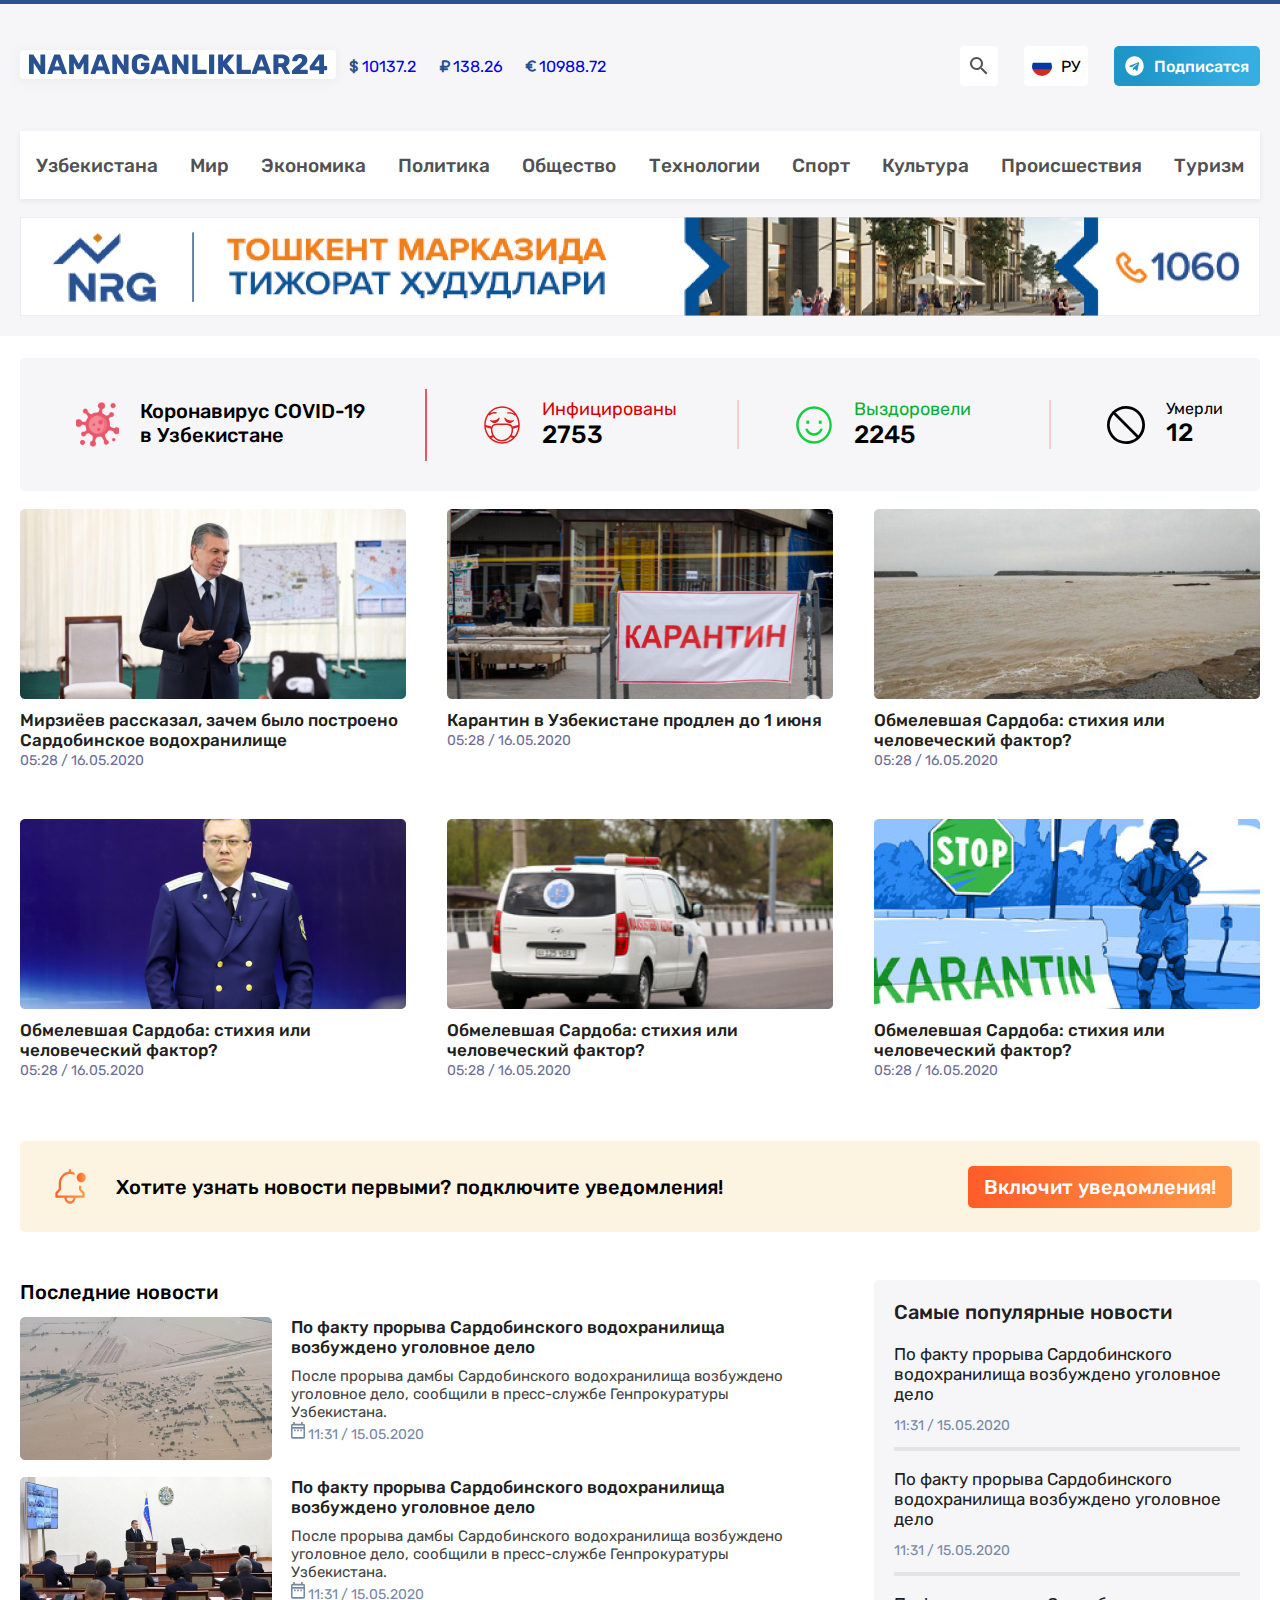
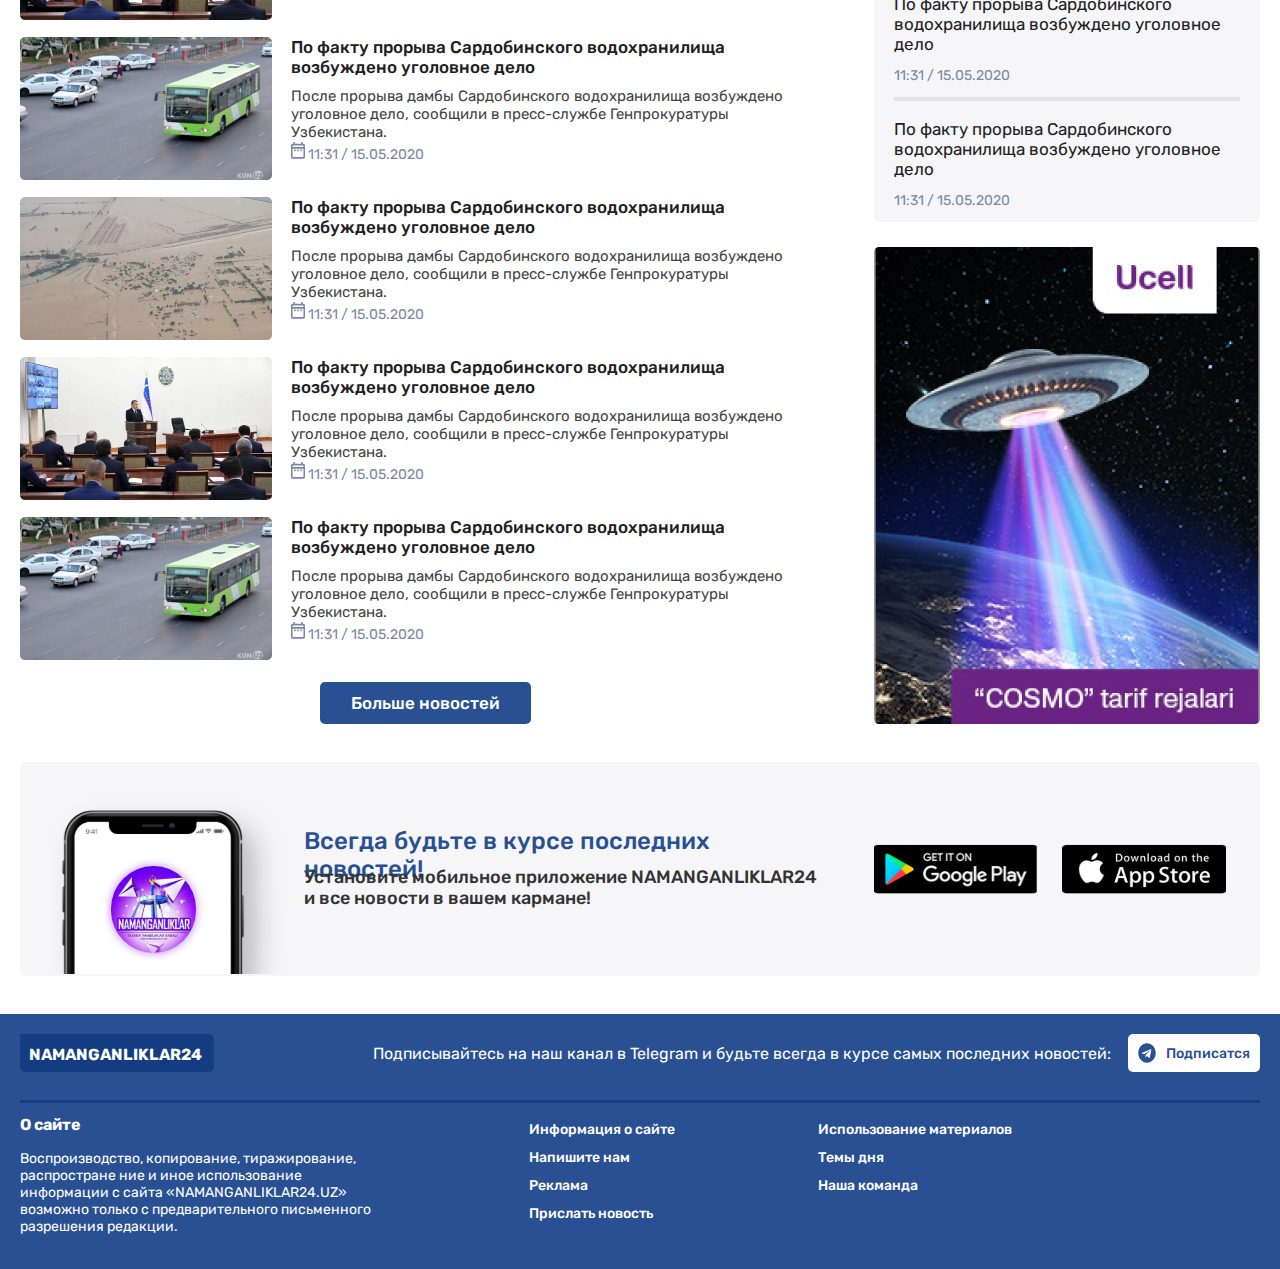
<file: index.html>
<!DOCTYPE html>
<html lang="ru">
  <head>
    <meta charset="UTF-8" />
    <meta http-equiv="X-UA-Compatible" content="IE=edge" />
    <meta name="viewport" content="width=device-width, initial-scale=1.0" />
    <!-- font -->
    <link rel="preconnect" href="https://fonts.googleapis.com" />
    <link rel="preconnect" href="https://fonts.gstatic.com" crossorigin />
    <link
      href="https://fonts.googleapis.com/css2?family=Rubik:wght@400;500;600;700;800&display=swap"
      rel="stylesheet"
    />
    <!-- icons -->
    <link
      href="https://unpkg.com/boxicons@2.1.2/css/boxicons.min.css"
      rel="stylesheet"
    />
    <!-- style -->
    <link rel="stylesheet" href="styles/style.css" />
    <title>NAMANGANLIKLAR24</title>
  </head>

  <body>
    <div class="line"></div>
    <header>
      <div class="site-logo-wrapper">
        <div class="container">
          <div class="head">
            <!-- head left start logo - course-of-currency -->
            <div class="head-left">
              <div class="logo">
                <a href="./index.html"><img
                  src="./images/NAMANGANLIKLAR24@2x-1.svg"
                  alt="site-logo"
                  class="logo-img"
                /></a>
              </div>
              <div class="course-of-currency">
                <a href="#" class="dollar">
                  <i
                    class="bx bx-dollar"
                    style="color: #295091; font-weight: 700"
                  ></i>
                  <p>10137.2</p>
                </a>

                <a href="#" class="ruble">
                  <i
                    class="bx bx-ruble"
                    style="color: #295091; font-weight: 700"
                  ></i>
                  <p>138.26</p>
                </a>

                <a href="#" class="euro">
                  <i
                    class="bx bx-euro"
                    style="color: #295091; font-weight: 700"
                  ></i>
                  <p>10988.72</p>
                </a>
              </div>
            </div>
            <!-- head left end -->
            <!-- head right start ru-search-follow -->
            <div class="head-right">
              <div class="search">
                <img
                  src="./images/search.svg"
                  alt="search-here"
                  class="search-img"
                />
              </div>

              <div class="choose-lang">
                <img
                  src="./images/lang-ru.svg"
                  alt="lang-ru"
                  class="lang-img"
                />
                <p>РУ</p>
              </div>

              <button class="telegram-btn">
                <img
                  src="./images/telegram.svg"
                  alt="follow-telegram"
                  class="telegram-icon"
                />
                Подписатся
              </button>
            </div>
          </div>
          <!-- head right end -->
        </div>
      </div>

      <!-- Nav Menu start -->
      <div class="container">
        <div class="nav">
          <ul class="nav-ul">
            <li class="nav-ul-li">
              <a href="#" class="nav-link">Узбекистана</a>
            </li>
            <li class="nav-ul-li"><a href="#" class="nav-link">Мир</a></li>
            <li class="nav-ul-li">
              <a href="#" class="nav-link">Экономика</a>
            </li>
            <li class="nav-ul-li"><a href="./Политика.html" class="nav-link">Политика</a></li>
            <li class="nav-ul-li"><a href="./Общество.html" class="nav-link">Общество</a></li>
            <li class="nav-ul-li">
              <a href="#" class="nav-link">Технологии</a>
            </li>
            <li class="nav-ul-li"><a href="#" class="nav-link">Спорт</a></li>
            <li class="nav-ul-li">
              <a href="#" class="nav-link">Культура </a>
            </li>
            <li class="nav-ul-li">
              <a href="#" class="nav-link">Происшествия</a>
            </li>
            <li class="nav-ul-li"><a href="#" class="nav-link">Туризм</a></li>
          </ul>
        </div>
      </div>
      <!-- Nav Menu end -->
      <!-- Banner -->
      <div class="banner">
        <div class="container">
          <img src="./images/banner.jpg" alt="banner" class="banner-img" />
        </div>
      </div>
    </header>
    <!-- Header end -->

    <main>
      <div class="covid-info">
        <div class="container">
          <div class="status-wrapper">
            <!-- info-1 -->
            <div class="status-1">
              <img src="./images/status-1-img.svg" alt="" />
              <span class="info-1-desc"
                >Коронавирус COVID-19 в Узбекистане</span
              >
            </div>

            <!-- info-2 -->
            <div class="ver-line-1"></div>
            <div class="status-2">
              <img src="./images/status-2-image.svg" alt="" />
              <div class="info-desc">
                <span class="info-text-1">Инфицированы</span>
                <span class="info-number">2753</span>
              </div>
            </div>

            <!-- info-3 -->
            <div class="ver-line-2"></div>
            <div class="status-2">
              <img src="./images/status-3-img.svg" alt="" />
              <div class="info-desc">
                <span class="info-text-2">Выздоровели</span>
                <span class="info-number">2245</span>
              </div>
            </div>

            <!-- info-4 -->
            <div class="ver-line-2"></div>
            <div class="status-2">
              <img src="./images/status-4-img.svg" alt="" />
              <div class="info-desc-other">
                <span class="info-text">Умерли</span>
                <span class="info-number">12</span>
              </div>
            </div>
          </div>
        </div>
      </div>
      <!-- Covid-19 status info end -->

      <!-- Main-Hero start -->
      <section class="hero">
        <div class="container">
          <!-- wrapper 6 news start -->
          <div class="wrapper-6-items">
            <!-- news-1 -->
            <a class="hero-news" href="#">
              <div class="hero-news-img">
                <img src="./images/hero-news-6/hero-news-1.jpg" alt="" />
              </div>
              <div class="hero-news-desc">
                <p>
                  Мирзиёев рассказал, зачем было построено Сардобинское
                  водохранилище
                </p>
                <small class="news-date"> 05:28 / 16.05.2020</small>
              </div>
            </a>

            <!-- new-2 -->
            <a class="hero-news" href="#">
              <div class="hero-news-img">
                <img src="./images/hero-news-6/hero-news-2.jpg" alt="" />
              </div>
              <div class="hero-news-desc">
                <p>Карантин в Узбекистане продлен до 1 июня</p>
                <small class="news-date"> 05:28 / 16.05.2020</small>
              </div>
            </a>

            <!-- new-3 -->
            <a class="hero-news" href="#">
              <div class="hero-news-img">
                <img src="./images/hero-news-6/hero-news-3.jpg" alt="" />
              </div>
              <div class="hero-news-desc">
                <p>Обмелевшая Сардоба: стихия или человеческий фактор?</p>
                <small class="news-date"> 05:28 / 16.05.2020</small>
              </div>
            </a>

            <!-- new-4 -->
            <a class="hero-news" href="#">
              <div class="hero-news-img">
                <img src="./images/hero-news-6/hero-news-4.jpg" alt="" />
              </div>
              <div class="hero-news-desc">
                <p>Обмелевшая Сардоба: стихия или человеческий фактор?</p>
                <small class="news-date"> 05:28 / 16.05.2020</small>
              </div>
            </a>

            <!-- new-5 -->
            <a class="hero-news" href="#">
              <div class="hero-news-img">
                <img src="./images/hero-news-6/hero-news-5.jpg" alt="" />
              </div>
              <div class="hero-news-desc">
                <p>Обмелевшая Сардоба: стихия или человеческий фактор?</p>
                <small class="news-date"> 05:28 / 16.05.2020</small>
              </div>
            </a>

            <!-- new-6 -->
            <a class="hero-news" href="#">
              <div class="hero-news-img">
                <img src="./images/hero-news-6/hero-news-6.jpg" alt="" />
              </div>
              <div class="hero-news-desc">
                <p>Обмелевшая Сардоба: стихия или человеческий фактор?</p>
                <small class="news-date"> 05:28 / 16.05.2020</small>
              </div>
            </a>
          </div>
        </div>
      </section>
      <!-- hero section end -->

      <!-- Push notification start -->
      <div class="container">
        <div class="push-notification">
          <div class="notif-left-side">
            <img src="./images/notification-icon.svg" alt="" />
            <p>Хотите узнать новости первыми? подключите уведомления!</p>
          </div>
          <button>Включит уведомления!</button>
        </div>
      </div>
      <!-- Push notification end -->
      <!-- NEWS CENTER start-->
      <div class="container">
        <div class="center-wrapper">
          <!-- center-left start -->
          <div class="center-left">
            <h2 class="last-news-title">Последние новости</h2>
            <!-- center-news-1 -->
            <div class="last-news">
              <div class="last-news-img">
                <img src="./images/center-news-6/center-news-1.png" alt="" />
              </div>
              <div class="last-news-desc">
                <h3>
                  По факту прорыва Сардобинского водохранилища возбуждено
                  уголовное дело
                </h3>
                <p>
                  После прорыва дамбы Сардобинского водохранилища возбуждено
                  уголовное дело, сообщили в пресс-службе Генпрокуратуры
                  Узбекистана.
                </p>
                <span>
                  <img
                    src="./images/center-news-6/center-date-icon.svg"
                    alt=""
                  />
                  11:31 / 15.05.2020
                </span>
              </div>
            </div>

            <!-- center-news-2 -->
            <div class="last-news">
              <div class="last-news-img">
                <img src="./images/center-news-6/center-news-2.png" alt="" />
              </div>
              <div class="last-news-desc">
                <h3>
                  По факту прорыва Сардобинского водохранилища возбуждено
                  уголовное дело
                </h3>
                <p>
                  После прорыва дамбы Сардобинского водохранилища возбуждено
                  уголовное дело, сообщили в пресс-службе Генпрокуратуры
                  Узбекистана.
                </p>
                <span>
                  <img
                    src="./images/center-news-6/center-date-icon.svg"
                    alt=""
                  />
                  11:31 / 15.05.2020
                </span>
              </div>
            </div>

            <!-- center-news-3 -->
            <div class="last-news">
              <div class="last-news-img">
                <img src="./images/center-news-6/center-news-3.png" alt="" />
              </div>
              <div class="last-news-desc">
                <h3>
                  По факту прорыва Сардобинского водохранилища возбуждено
                  уголовное дело
                </h3>
                <p>
                  После прорыва дамбы Сардобинского водохранилища возбуждено
                  уголовное дело, сообщили в пресс-службе Генпрокуратуры
                  Узбекистана.
                </p>
                <span>
                  <img
                    src="./images/center-news-6/center-date-icon.svg"
                    alt=""
                  />
                  11:31 / 15.05.2020
                </span>
              </div>
            </div>

            <!-- center-news-1 -->
            <div class="last-news">
              <div class="last-news-img">
                <img src="./images/center-news-6/center-news-1.png" alt="" />
              </div>
              <div class="last-news-desc">
                <h3>
                  По факту прорыва Сардобинского водохранилища возбуждено
                  уголовное дело
                </h3>
                <p>
                  После прорыва дамбы Сардобинского водохранилища возбуждено
                  уголовное дело, сообщили в пресс-службе Генпрокуратуры
                  Узбекистана.
                </p>
                <span>
                  <img
                    src="./images/center-news-6/center-date-icon.svg"
                    alt=""
                  />
                  11:31 / 15.05.2020
                </span>
              </div>
            </div>

            <!-- center-news-2 -->
            <div class="last-news">
              <div class="last-news-img">
                <img src="./images/center-news-6/center-news-2.png" alt="" />
              </div>
              <div class="last-news-desc">
                <h3>
                  По факту прорыва Сардобинского водохранилища возбуждено
                  уголовное дело
                </h3>
                <p>
                  После прорыва дамбы Сардобинского водохранилища возбуждено
                  уголовное дело, сообщили в пресс-службе Генпрокуратуры
                  Узбекистана.
                </p>
                <span>
                  <img
                    src="./images/center-news-6/center-date-icon.svg"
                    alt=""
                  />
                  11:31 / 15.05.2020
                </span>
              </div>
            </div>

            <!-- center-news-3 -->
            <div class="last-news">
              <div class="last-news-img">
                <img src="./images/center-news-6/center-news-3.png" alt="" />
              </div>
              <div class="last-news-desc">
                <h3>
                  По факту прорыва Сардобинского водохранилища возбуждено
                  уголовное дело
                </h3>
                <p>
                  После прорыва дамбы Сардобинского водохранилища возбуждено
                  уголовное дело, сообщили в пресс-службе Генпрокуратуры
                  Узбекистана.
                </p>
                <span>
                  <img
                    src="./images/center-news-6/center-date-icon.svg"
                    alt=""
                  />
                  11:31 / 15.05.2020
                </span>
              </div>
            </div>

            <!-- button Больше новостей -->
            <div class="for-more-button">
              <button class="more-info">Больше новостей</button>
            </div>
          </div>
          <!-- center left end -->

          <!-- center-right start -->
          <div class="center-right">
            <div class="center-right-news">
              <h3>Cамые популярные новости</h3>

              <!-- aside-news-1 -->
              <div class="aside-news">
                <p>
                  По факту прорыва Сардобинского водохранилища возбуждено
                  уголовное дело
                </p>
                <span class="aside-news-date"> 11:31 / 15.05.2020 </span>
              </div>

              <!-- Aside news between horizantal row line -->
              <div class="aside-news-hr"></div>

              <!-- aside-news-2 -->
              <div class="aside-news">
                <p>
                  По факту прорыва Сардобинского водохранилища возбуждено
                  уголовное дело
                </p>
                <span class="aside-news-date"> 11:31 / 15.05.2020 </span>
              </div>

              <!-- Aside news between horizantal row line -->
              <div class="aside-news-hr"></div>

              <!-- aside-news-3 -->
              <div class="aside-news">
                <p>
                  По факту прорыва Сардобинского водохранилища возбуждено
                  уголовное дело
                </p>
                <span class="aside-news-date"> 11:31 / 15.05.2020 </span>
              </div>

              <!-- Aside news between horizantal row line -->
              <div class="aside-news-hr"></div>

              <!-- aside-news-4 -->
              <div class="aside-news">
                <p>
                  По факту прорыва Сардобинского водохранилища возбуждено
                  уголовное дело
                </p>
                <span class="aside-news-date"> 11:31 / 15.05.2020 </span>
              </div>
            </div>
            <!-- Ucell adware -->
            <a class="ucell-ad">
              <div class="add-wrapper">
                <img src="./images/ucell-adware.png" alt="" />
              </div>
            </a>
          </div>
        </div>
      </div>
      <!-- NEWS CENTER end-->

      <!-- Ucell Banner adware -->
      <div class="container">
        <div class="ucell-banner-adware">
          <div class="ad-banner-ucell-img">
            <img
              src="./images/banner-ucell-adware.svg"
              alt="ucell-adware-banner"
              class="banner-awd-ucell-img"
            />
          </div>
          <div class="ad-banner-ucell-desc">
            <h3>Всегда будьте в курсе последних новостей!</h3>
            <p>
              Установите мобильное приложение NAMANGANLIKLAR24 и все новости в
              вашем кармане!
            </p>
          </div>

          <!-- Play&App Store link button -->
          <div class="ad-banner-ucell-btn">
            <img src="./images/googleplay-ad.svg" alt="" />
            <img src="./images/appstore-ad.svg" alt="" />
          </div>
        </div>
      </div>
    </main>
    <!-- Main end -->
    <!-- Footer start -->
    <footer>
      <div class="container">
        <div class="top-footer">
          <div class="footer-logo">
            <h1 class="footer-logo-text">NAMANGANLIKLAR24</h1>
          </div>

          <div class="footer-tg-follow">
            <p>
              Подписывайтесь на наш канал в Telegram и будьте всегда в курсе
              самых последних новостей:
            </p>
            <button class="footer-telegram-btn">
              <img
                src="./images/footer-tg-icon.svg"
                alt="follow-telegram"
                class="footer-telegram-icon"
              />
              Подписатся
            </button>
          </div>
        </div>
        <!-- top of footer end -->
        <div class="footer-hr"></div>

        <!-- bottom of footer start -->
        <div class="bottom-footer">
          <div class="about-site">
            <h4>О сайте</h4>
            <p>
              Воспроизводство, копирование, тиражирование, распростране ние и
              иное использование информации с сайта «NAMANGANLIKLAR24.UZ»
              возможно только с предварительного письменного разрешения
              редакции.
            </p>
          </div>

          <div class="footer-ul-wrap">
            <ul>
              <li class="footer-ul-li">
                <a href="#" class="footer-link">Информация о сайте </a>
              </li>
              <li class="footer-ul-li">
                <a href="./contact.html" class="footer-link">Напишите нам </a>
              </li>
              <li class="footer-ul-li">
                <a href="#" class="footer-link">Реклама </a>
              </li>
              <li class="footer-ul-li">
                <a href="#" class="footer-link">Прислать новость</a>
              </li>
            </ul>
          </div>

          <div class="footer-ul-wrap">
            <ul>
              <li class="footer-ul-li">
                <a href="#" class="footer-link">Использование материалов </a>
              </li>
              <li class="footer-ul-li">
                <a href="#" class="footer-link">Темы дня </a>
              </li>
              <li class="footer-ul-li">
                <a href="#" class="footer-link">Наша команда</a>
              </li>
            </ul>
          </div>
        </div>
      </div>
    </footer>
  </body>
</html>
</file>
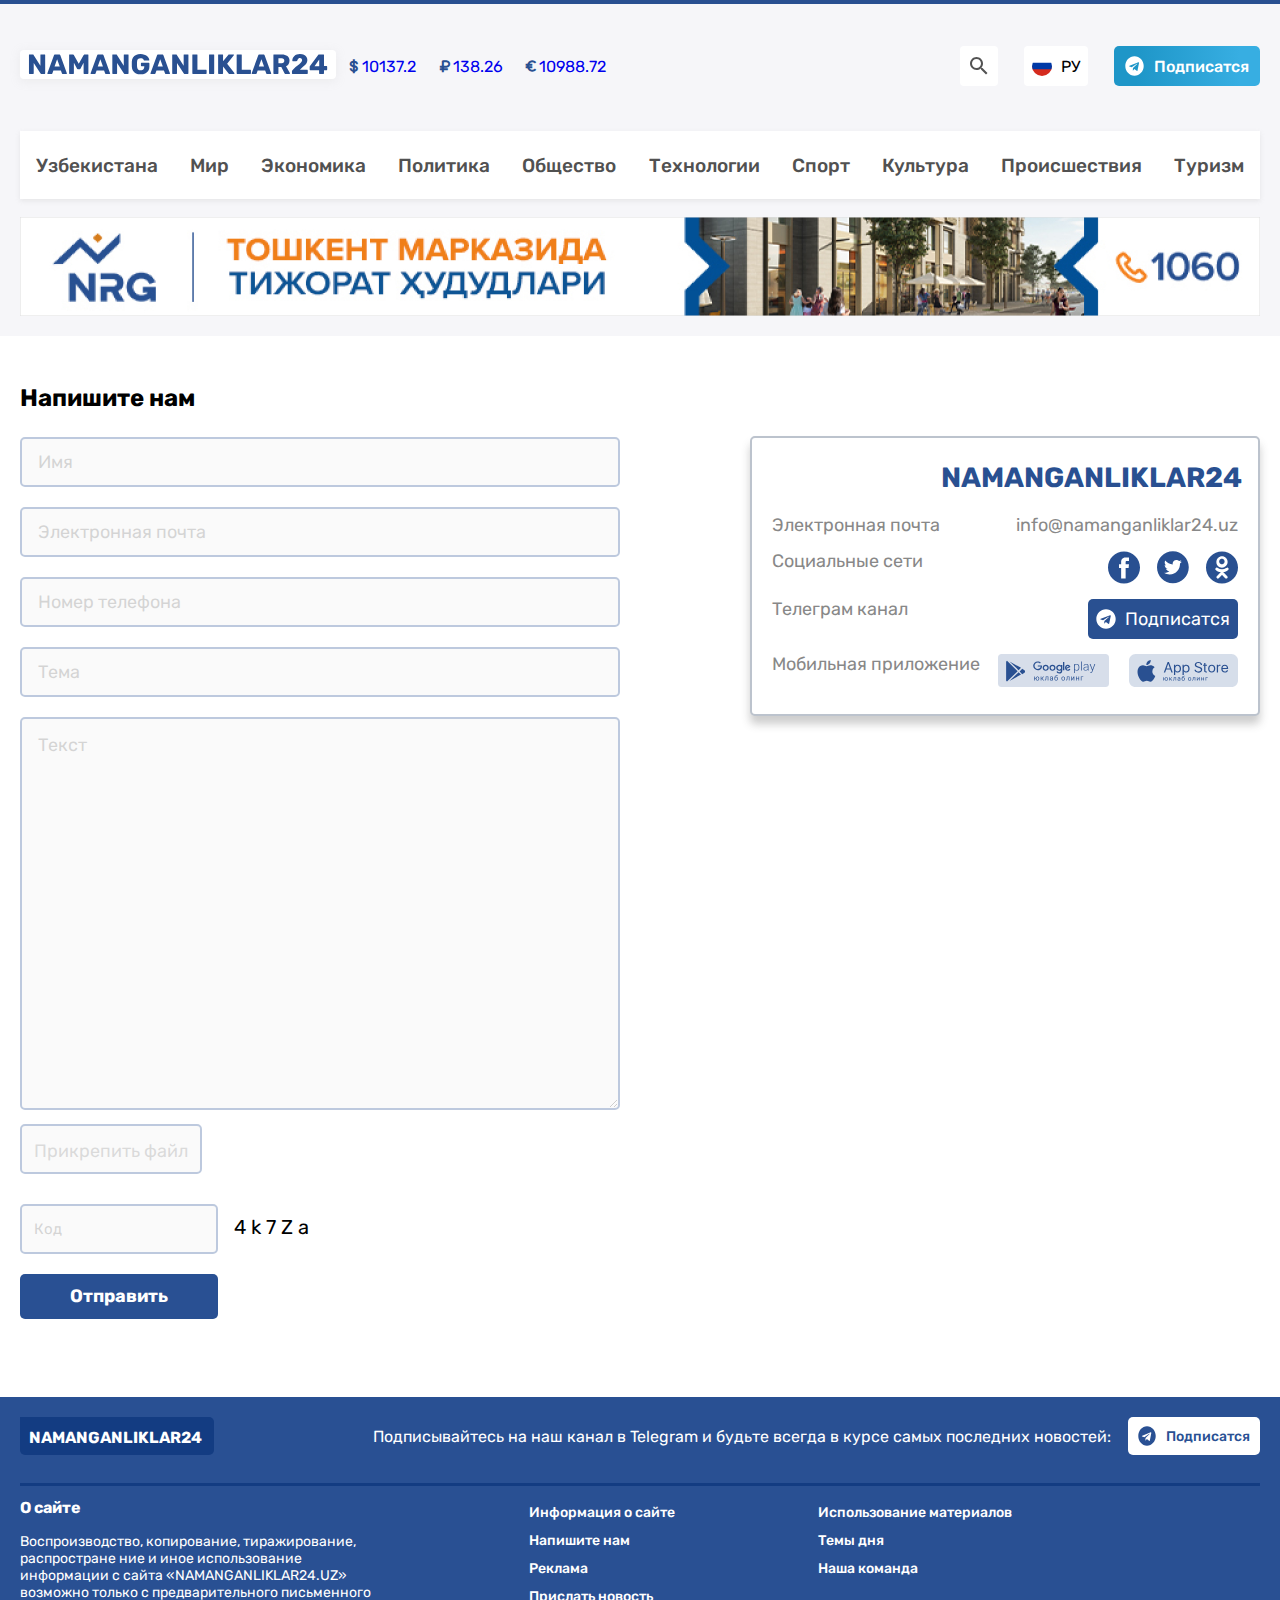
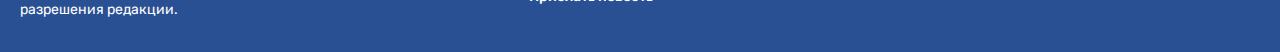
<file: contact.html>
<!DOCTYPE html>
<html lang="ru">

<head>
  <meta charset="UTF-8" />
  <meta http-equiv="X-UA-Compatible" content="IE=edge" />
  <meta name="viewport" content="width=device-width, initial-scale=1.0" />
  <link rel="stylesheet" href="https://cdnjs.cloudflare.com/ajax/libs/font-awesome/6.2.0/css/all.min.css"
    integrity="sha512-xh6O/CkQoPOWDdYTDqeRdPCVd1SpvCA9XXcUnZS2FmJNp1coAFzvtCN9BmamE+4aHK8yyUHUSCcJHgXloTyT2A=="
    crossorigin="anonymous" referrerpolicy="no-referrer" />
  <!-- font -->
  <link rel="preconnect" href="https://fonts.googleapis.com" />
  <link rel="preconnect" href="https://fonts.gstatic.com" crossorigin />
  <link href="https://fonts.googleapis.com/css2?family=Rubik:wght@400;500;600;700;800&display=swap" rel="stylesheet" />
  <!-- icons -->
  <link href="https://unpkg.com/boxicons@2.1.2/css/boxicons.min.css" rel="stylesheet" />
  <!-- style -->
  <link rel="stylesheet" href="./styles/contact.css" />
  <title>Напишите нам</title>
</head>

<body>
  <div class="line"></div>
  <header>
    <div class="site-logo-wrapper">
      <div class="container">
        <div class="head">
          <!-- head left start logo - course-of-currency -->
          <div class="head-left">
            <div class="logo">
              <a href="./index.html"><img src="./images/NAMANGANLIKLAR24@2x-1.svg" alt="site-logo"
                  class="logo-img" /></a>
            </div>
            <div class="course-of-currency">
              <a href="#" class="dollar">
                <i class="bx bx-dollar" style="color: #295091; font-weight: 700"></i>
                <p>10137.2</p>
              </a>

              <a href="#" class="ruble">
                <i class="bx bx-ruble" style="color: #295091; font-weight: 700"></i>
                <p>138.26</p>
              </a>

              <a href="#" class="euro">
                <i class="bx bx-euro" style="color: #295091; font-weight: 700"></i>
                <p>10988.72</p>
              </a>
            </div>
          </div>
          <!-- head left end -->
          <!-- head right start ru-search-follow -->
          <div class="head-right">
            <div class="search">
              <img src="./images/search.svg" alt="search-here" class="search-img" />
            </div>

            <div class="choose-lang">
              <img src="./images/lang-ru.svg" alt="lang-ru" class="lang-img" />
              <p>РУ</p>
            </div>

            <button class="telegram-btn">
              <img src="./images/telegram.svg" alt="follow-telegram" class="telegram-icon" />
              Подписатся
            </button>
          </div>
        </div>
        <!-- head right end -->
      </div>
    </div>

    <!-- Nav Menu start -->
    <div class="container">
      <div class="nav">
        <ul class="nav-ul">
          <li class="nav-ul-li">
            <a href="#" class="nav-link">Узбекистана</a>
          </li>
          <li class="nav-ul-li"><a href="#" class="nav-link">Мир</a></li>
          <li class="nav-ul-li">
            <a href="#" class="nav-link">Экономика</a>
          </li>
          <li class="nav-ul-li"><a href="./Политика.html" class="nav-link">Политика</a></li>
          <li class="nav-ul-li"><a href="./Общество.html" class="nav-link">Общество</a></li>
          <li class="nav-ul-li">
            <a href="#" class="nav-link">Технологии</a>
          </li>
          <li class="nav-ul-li"><a href="#" class="nav-link">Спорт</a></li>
          <li class="nav-ul-li">
            <a href="#" class="nav-link">Культура </a>
          </li>
          <li class="nav-ul-li">
            <a href="#" class="nav-link">Происшествия</a>
          </li>
          <li class="nav-ul-li"><a href="#" class="nav-link">Туризм</a></li>
        </ul>
      </div>
    </div>
    <!-- Nav Menu end -->
    <!-- Banner -->
    <div class="banner">
      <div class="container">
        <img src="./images/banner.jpg" alt="banner" class="banner-img" />
      </div>
    </div>
  </header>
  <!-- Header end -->

  <main>
    <!-- Main-Hero start -->
    <section class="hero">
      <div class="container">

        <!-- register start-->
        <div class="container">
          <div class="center-wrapper">
            <!-- register-left start -->
            <div class="center-left">
              <h2>Напишите нам</h2>
              <form>
                <input type="text" id="name" name="name" placeholder="Имя"><br>
                <input type="email" id="email" name="email" placeholder="Электронная почта"><br>
                <input type="tel" id="tel" name="number" placeholder="Номер телефона"> <br>
                <input type="text" id="topic" name="topic" placeholder="Тема"><br>
                <textarea name="text" id="text" cols="250" rows="17" placeholder="Текст"></textarea><br>
                <label for="file-upload" class="custom-file-upload">
                  Прикрепить файл <i class="fa-regular fa-file"></i>
                </label>
                <input id="file" type="file" /><br>
                <input type="password" id="password" placeholder="Код">
                <p>4 k 7 Z a</p> <br>
                <button type="submit">Отправить</button>
              </form>
            </div>
            <!-- card-right start -->
            <div class="center-right">
              <div class="right-card">
                <h2>NAMANGANLIKLAR24</h2>
                <span>
                  <p>Электронная почта</p>
                  <p>info@namanganliklar24.uz</p>
                </span>

                <span>
                  <p>Социальные сети</p>
                  <div class="socials-icon">
                    <img src="./images/facebook-icon.svg" alt="">
                    <img src="./images/twitter-icon.svg" alt="">
                    <img src="./images/ok-icon.svg" alt="">
                  </div>
                </span>

                <span>
                  <p>Телеграм канал</p>
                  <button class="right-card-telegram">
                    <img src="./images/telegram.svg" alt="">
                    <p>Подписатся</p>
                  </button>
                </span>

                <span>
                  <p>Мобильная приложение</p>
                  <div class="download-by">
                    <div class="right-play-store">
                      <img src="./images/play-store.svg" alt="">
                    </div>

                    <div class="right-app-store">
                      <img src="./images/app-store.svg" alt="">
                    </div>
                  </div>
                </span>
              </div>
            </div>
          </div>
        </div>
  </main>
  <!-- Main end -->
  <!-- Footer start -->
  <footer>
    <div class="container">
      <div class="top-footer">
        <div class="footer-logo">
          <h1 class="footer-logo-text">NAMANGANLIKLAR24</h1>
        </div>

        <div class="footer-tg-follow">
          <p>
            Подписывайтесь на наш канал в Telegram и будьте всегда в курсе
            самых последних новостей:
          </p>
          <button class="footer-telegram-btn">
            <img src="./images/footer-tg-icon.svg" alt="follow-telegram" class="footer-telegram-icon" />
            Подписатся
          </button>
        </div>
      </div>
      <!-- top of footer end -->
      <div class="footer-hr"></div>

      <!-- bottom of footer start -->
      <div class="bottom-footer">
        <div class="about-site">
          <h4>О сайте</h4>
          <p>
            Воспроизводство, копирование, тиражирование, распростране ние и
            иное использование информации с сайта «NAMANGANLIKLAR24.UZ»
            возможно только с предварительного письменного разрешения
            редакции.
          </p>
        </div>

        <div class="footer-ul-wrap">
          <ul>
            <li class="footer-ul-li">
              <a href="#" class="footer-link">Информация о сайте </a>
            </li>
            <li class="footer-ul-li">
              <a href="./contact.html" class="footer-link">Напишите нам </a>
            </li>
            <li class="footer-ul-li">
              <a href="#" class="footer-link">Реклама </a>
            </li>
            <li class="footer-ul-li">
              <a href="#" class="footer-link">Прислать новость</a>
            </li>
          </ul>
        </div>

        <div class="footer-ul-wrap">
          <ul>
            <li class="footer-ul-li">
              <a href="#" class="footer-link">Использование материалов </a>
            </li>
            <li class="footer-ul-li">
              <a href="#" class="footer-link">Темы дня </a>
            </li>
            <li class="footer-ul-li">
              <a href="#" class="footer-link">Наша команда</a>
            </li>
          </ul>
        </div>
      </div>
    </div>
  </footer>
</body>

</html>
</file>
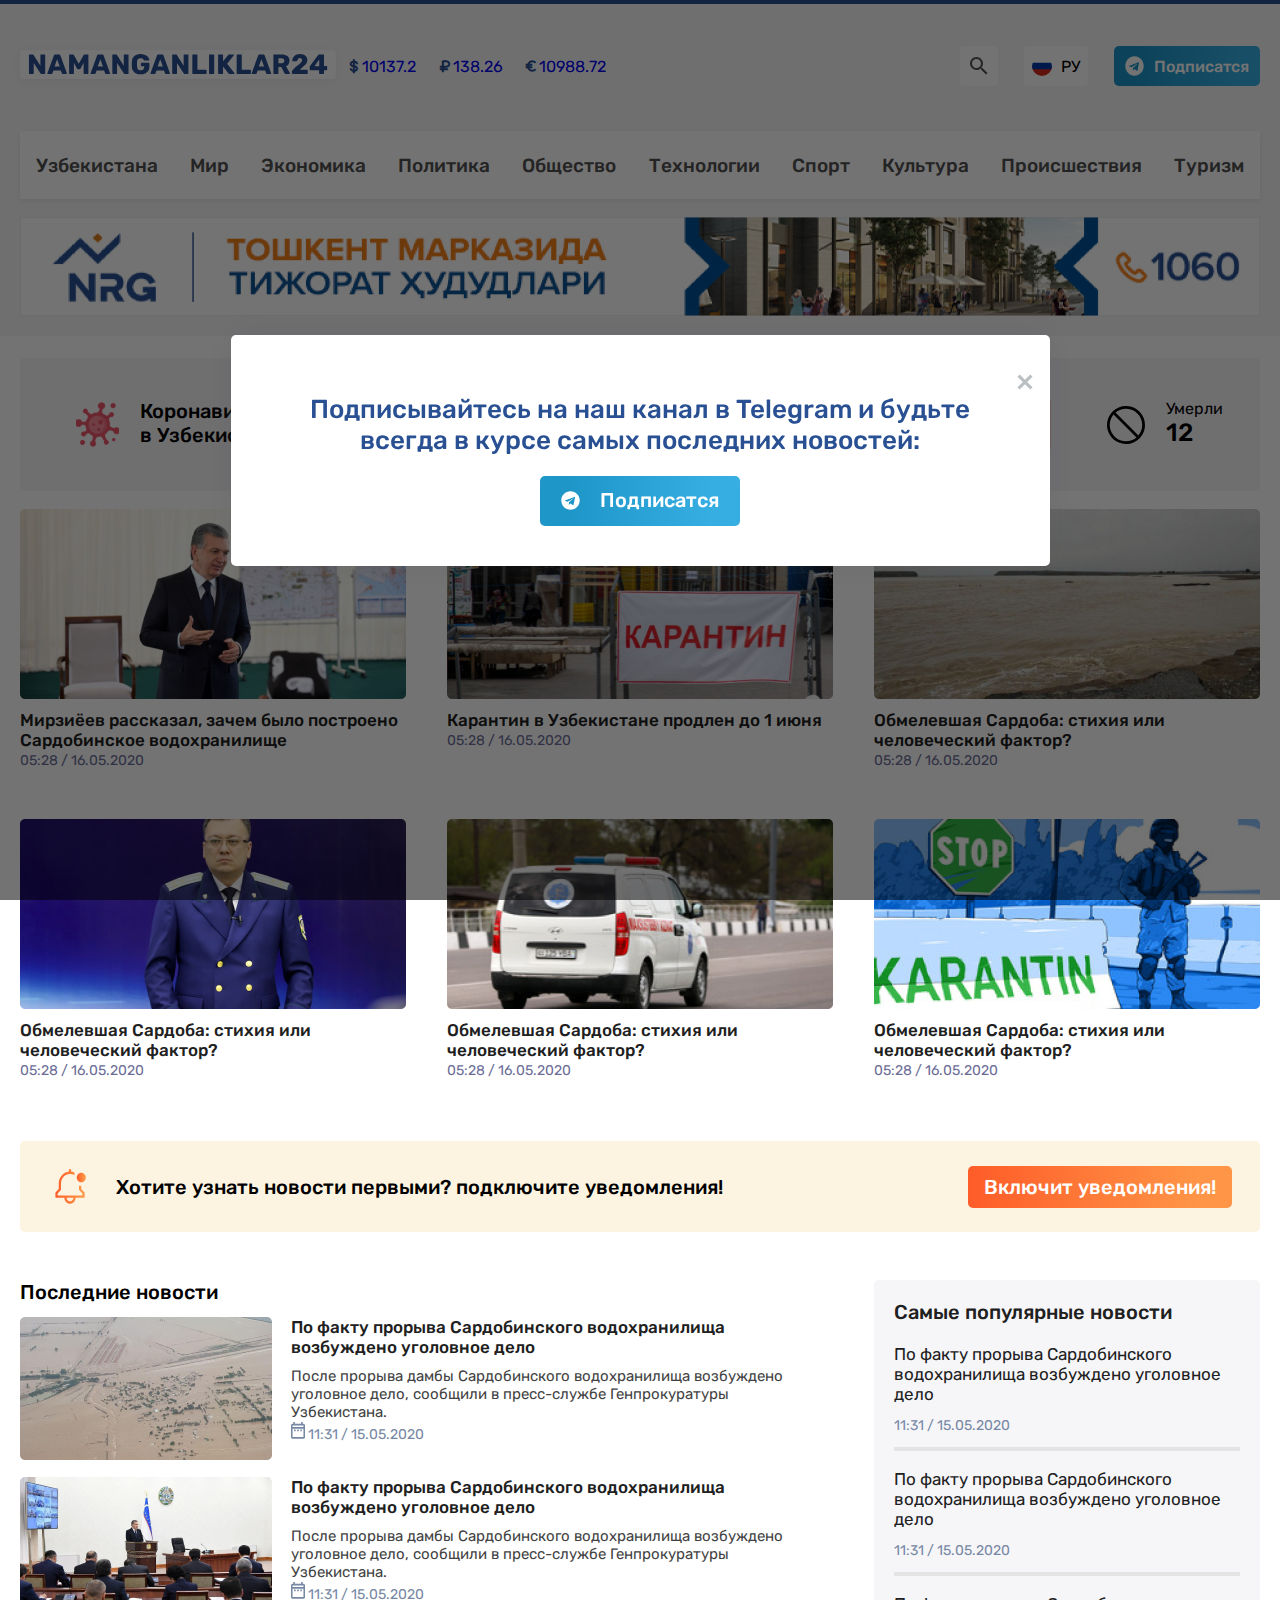
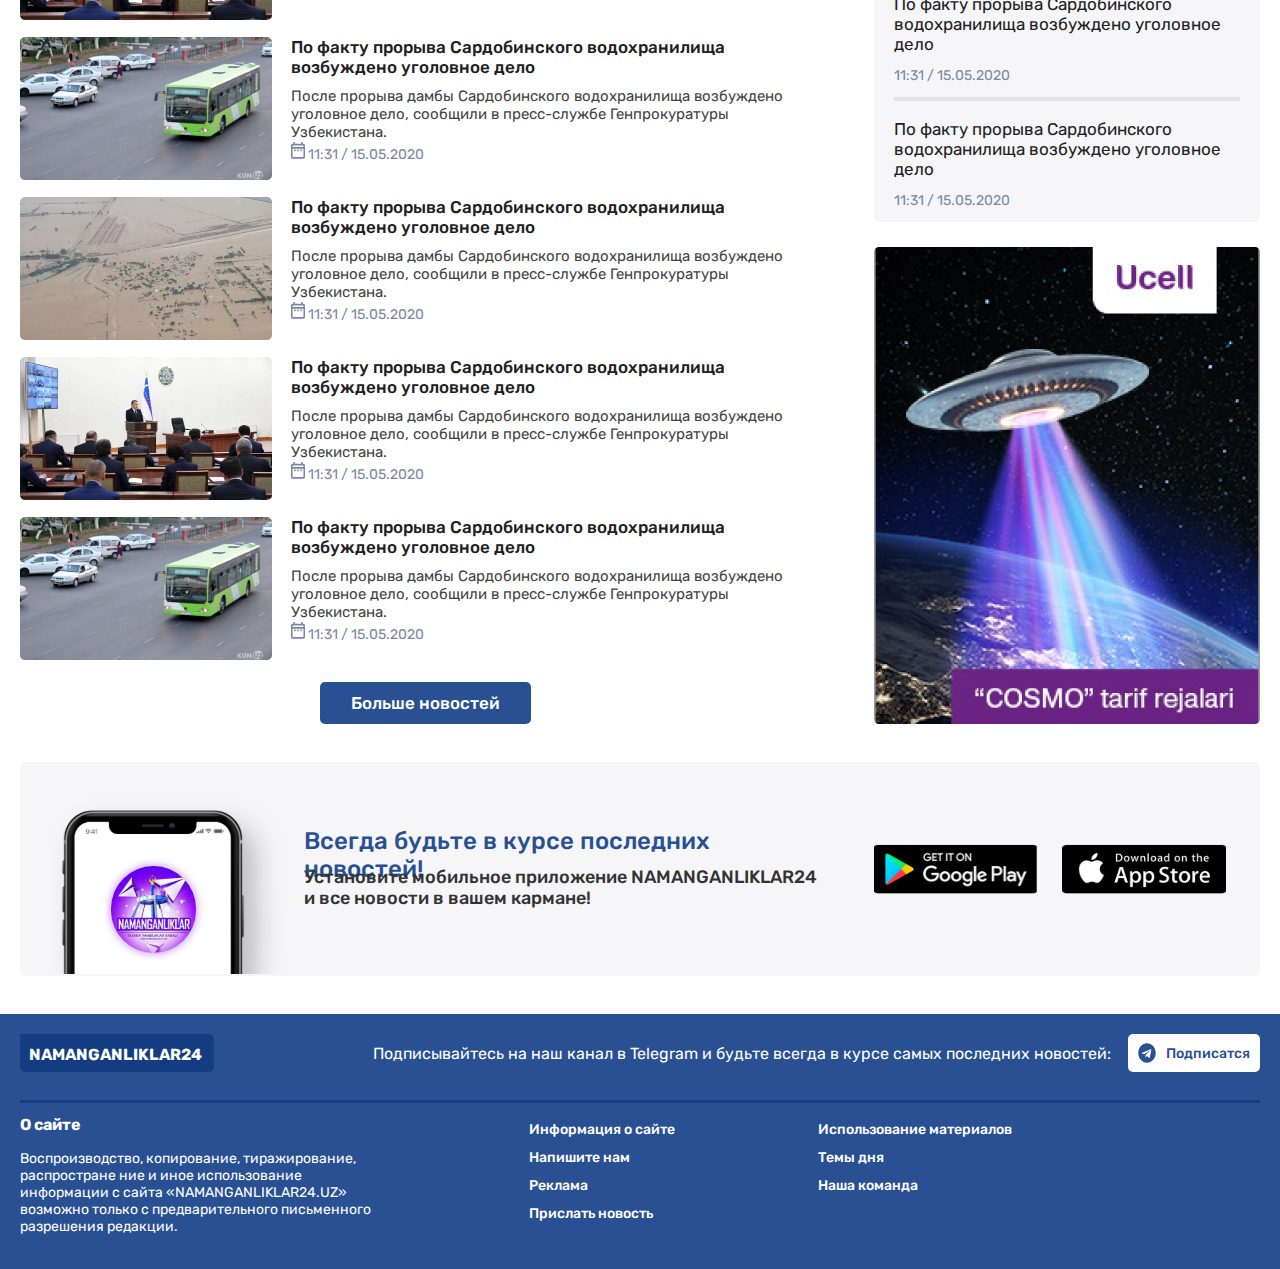
<file: index-modal.html>
<!DOCTYPE html>
<html lang="ru">
  <head>
    <meta charset="UTF-8" />
    <meta http-equiv="X-UA-Compatible" content="IE=edge" />
    <meta name="viewport" content="width=device-width, initial-scale=1.0" />
    <!-- font -->
    <link rel="preconnect" href="https://fonts.googleapis.com" />
    <link rel="preconnect" href="https://fonts.gstatic.com" crossorigin />
    <link
      href="https://fonts.googleapis.com/css2?family=Rubik:wght@400;500;600;700;800&display=swap"
      rel="stylesheet"
    />
    <!-- icons -->
    <link
      href="https://unpkg.com/boxicons@2.1.2/css/boxicons.min.css"
      rel="stylesheet"
    />
    <!-- style -->
    <link rel="stylesheet" href="styles/index-modal.css" />
    <title>NAMANGANLIKLAR24</title>
  </head>

  <body>
    <div class="line"></div>
    <header>
      <div class="site-logo-wrapper">
        <div class="container">
          <div class="head">
            <!-- head left start logo - course-of-currency -->
            <div class="head-left">
              <div class="logo">
                <a href="./index.html"><img
                  src="./images/NAMANGANLIKLAR24@2x-1.svg"
                  alt="site-logo"
                  class="logo-img"
                /></a>
              </div>
              <div class="course-of-currency">
                <a href="#" class="dollar">
                  <i
                    class="bx bx-dollar"
                    style="color: #295091; font-weight: 700"
                  ></i>
                  <p>10137.2</p>
                </a>

                <a href="#" class="ruble">
                  <i
                    class="bx bx-ruble"
                    style="color: #295091; font-weight: 700"
                  ></i>
                  <p>138.26</p>
                </a>

                <a href="#" class="euro">
                  <i
                    class="bx bx-euro"
                    style="color: #295091; font-weight: 700"
                  ></i>
                  <p>10988.72</p>
                </a>
              </div>
            </div>
            <!-- head left end -->
            <!-- head right start ru-search-follow -->
            <div class="head-right">
              <div class="search">
                <img
                  src="./images/search.svg"
                  alt="search-here"
                  class="search-img"
                />
              </div>

              <div class="choose-lang">
                <img
                  src="./images/lang-ru.svg"
                  alt="lang-ru"
                  class="lang-img"
                />
                <p>РУ</p>
              </div>

              <button class="telegram-btn">
                <img
                  src="./images/telegram.svg"
                  alt="follow-telegram"
                  class="telegram-icon"
                />
                Подписатся
              </button>
            </div>
          </div>
          <!-- head right end -->
        </div>
      </div>

      <!-- Nav Menu start -->
      <div class="container">
        <div class="nav">
          <ul class="nav-ul">
            <li class="nav-ul-li">
              <a href="#" class="nav-link">Узбекистана</a>
            </li>
            <li class="nav-ul-li"><a href="#" class="nav-link">Мир</a></li>
            <li class="nav-ul-li">
              <a href="#" class="nav-link">Экономика</a>
            </li>
            <li class="nav-ul-li"><a href="./Политика.html" class="nav-link">Политика</a></li>
            <li class="nav-ul-li"><a href="./Общество.html" class="nav-link">Общество</a></li>
            <li class="nav-ul-li">
              <a href="#" class="nav-link">Технологии</a>
            </li>
            <li class="nav-ul-li"><a href="#" class="nav-link">Спорт</a></li>
            <li class="nav-ul-li">
              <a href="#" class="nav-link">Культура </a>
            </li>
            <li class="nav-ul-li">
              <a href="#" class="nav-link">Происшествия</a>
            </li>
            <li class="nav-ul-li"><a href="#" class="nav-link">Туризм</a></li>
          </ul>
        </div>
      </div>
      <!-- Nav Menu end -->
      <!-- Banner -->
      <div class="banner">
        <div class="container">
          <img src="./images/banner.jpg" alt="banner" class="banner-img" />
        </div>
      </div>
    </header>
    <!-- Header end -->

    <main>
        <!-- Modal window -->
        <div class="modal-window">           
            <div class="modal-content">
                <div class="close-x-button">
                    <img src="./images/x-button.svg" alt="" class="close-icon">
                </div>                
                <div class="mw-desc">
                    <h4>
                        Подписывайтесь на наш канал в Telegram 
                        и будьте всегда в курсе самых последних новостей:
                    </h4>
                    <a href="https://t.me/NAMANGANLIKLAR" class="modal-win-tg-link">
                        <button class="modal-telegram-btn">
                            <img
                              src="./images/telegram.svg"
                              alt="follow-telegram"
                              class="telegram-icon"
                            />
                            Подписатся
                          </button>
                    </a>
                </div>
            </div>
        </div>



      <div class="covid-info">
        <div class="container">
          <div class="status-wrapper">
            <!-- info-1 -->
            <div class="status-1">
              <img src="./images/status-1-img.svg" alt="" />
              <span class="info-1-desc"
                >Коронавирус COVID-19 в Узбекистане</span
              >
            </div>

            <!-- info-2 -->
            <div class="ver-line-1"></div>
            <div class="status-2">
              <img src="./images/status-2-image.svg" alt="" />
              <div class="info-desc">
                <span class="info-text-1">Инфицированы</span>
                <span class="info-number">2753</span>
              </div>
            </div>

            <!-- info-3 -->
            <div class="ver-line-2"></div>
            <div class="status-2">
              <img src="./images/status-3-img.svg" alt="" />
              <div class="info-desc">
                <span class="info-text-2">Выздоровели</span>
                <span class="info-number">2245</span>
              </div>
            </div>

            <!-- info-4 -->
            <div class="ver-line-2"></div>
            <div class="status-2">
              <img src="./images/status-4-img.svg" alt="" />
              <div class="info-desc-other">
                <span class="info-text">Умерли</span>
                <span class="info-number">12</span>
              </div>
            </div>
          </div>
        </div>
      </div>
      <!-- Covid-19 status info end -->

      <!-- Main-Hero start -->
      <section class="hero">
        <div class="container">
          <!-- wrapper 6 news start -->
          <div class="wrapper-6-items">
            <!-- news-1 -->
            <a class="hero-news" href="#">
              <div class="hero-news-img">
                <img src="./images/hero-news-6/hero-news-1.jpg" alt="" />
              </div>
              <div class="hero-news-desc">
                <p>
                  Мирзиёев рассказал, зачем было построено Сардобинское
                  водохранилище
                </p>
                <small class="news-date"> 05:28 / 16.05.2020</small>
              </div>
            </a>

            <!-- new-2 -->
            <a class="hero-news" href="#">
              <div class="hero-news-img">
                <img src="./images/hero-news-6/hero-news-2.jpg" alt="" />
              </div>
              <div class="hero-news-desc">
                <p>Карантин в Узбекистане продлен до 1 июня</p>
                <small class="news-date"> 05:28 / 16.05.2020</small>
              </div>
            </a>

            <!-- new-3 -->
            <a class="hero-news" href="#">
              <div class="hero-news-img">
                <img src="./images/hero-news-6/hero-news-3.jpg" alt="" />
              </div>
              <div class="hero-news-desc">
                <p>Обмелевшая Сардоба: стихия или человеческий фактор?</p>
                <small class="news-date"> 05:28 / 16.05.2020</small>
              </div>
            </a>

            <!-- new-4 -->
            <a class="hero-news" href="#">
              <div class="hero-news-img">
                <img src="./images/hero-news-6/hero-news-4.jpg" alt="" />
              </div>
              <div class="hero-news-desc">
                <p>Обмелевшая Сардоба: стихия или человеческий фактор?</p>
                <small class="news-date"> 05:28 / 16.05.2020</small>
              </div>
            </a>

            <!-- new-5 -->
            <a class="hero-news" href="#">
              <div class="hero-news-img">
                <img src="./images/hero-news-6/hero-news-5.jpg" alt="" />
              </div>
              <div class="hero-news-desc">
                <p>Обмелевшая Сардоба: стихия или человеческий фактор?</p>
                <small class="news-date"> 05:28 / 16.05.2020</small>
              </div>
            </a>

            <!-- new-6 -->
            <a class="hero-news" href="#">
              <div class="hero-news-img">
                <img src="./images/hero-news-6/hero-news-6.jpg" alt="" />
              </div>
              <div class="hero-news-desc">
                <p>Обмелевшая Сардоба: стихия или человеческий фактор?</p>
                <small class="news-date"> 05:28 / 16.05.2020</small>
              </div>
            </a>
          </div>
        </div>
      </section>
      <!-- hero section end -->

      <!-- Push notification start -->
      <div class="container">
        <div class="push-notification">
          <div class="notif-left-side">
            <img src="./images/notification-icon.svg" alt="" />
            <p>Хотите узнать новости первыми? подключите уведомления!</p>
          </div>
          <button>Включит уведомления!</button>
        </div>
      </div>
      <!-- Push notification end -->
      <!-- NEWS CENTER start-->
      <div class="container">
        <div class="center-wrapper">
          <!-- center-left start -->
          <div class="center-left">
            <h2 class="last-news-title">Последние новости</h2>
            <!-- center-news-1 -->
            <div class="last-news">
              <div class="last-news-img">
                <img src="./images/center-news-6/center-news-1.png" alt="" />
              </div>
              <div class="last-news-desc">
                <h3>
                  По факту прорыва Сардобинского водохранилища возбуждено
                  уголовное дело
                </h3>
                <p>
                  После прорыва дамбы Сардобинского водохранилища возбуждено
                  уголовное дело, сообщили в пресс-службе Генпрокуратуры
                  Узбекистана.
                </p>
                <span>
                  <img
                    src="./images/center-news-6/center-date-icon.svg"
                    alt=""
                  />
                  11:31 / 15.05.2020
                </span>
              </div>
            </div>

            <!-- center-news-2 -->
            <div class="last-news">
              <div class="last-news-img">
                <img src="./images/center-news-6/center-news-2.png" alt="" />
              </div>
              <div class="last-news-desc">
                <h3>
                  По факту прорыва Сардобинского водохранилища возбуждено
                  уголовное дело
                </h3>
                <p>
                  После прорыва дамбы Сардобинского водохранилища возбуждено
                  уголовное дело, сообщили в пресс-службе Генпрокуратуры
                  Узбекистана.
                </p>
                <span>
                  <img
                    src="./images/center-news-6/center-date-icon.svg"
                    alt=""
                  />
                  11:31 / 15.05.2020
                </span>
              </div>
            </div>

            <!-- center-news-3 -->
            <div class="last-news">
              <div class="last-news-img">
                <img src="./images/center-news-6/center-news-3.png" alt="" />
              </div>
              <div class="last-news-desc">
                <h3>
                  По факту прорыва Сардобинского водохранилища возбуждено
                  уголовное дело
                </h3>
                <p>
                  После прорыва дамбы Сардобинского водохранилища возбуждено
                  уголовное дело, сообщили в пресс-службе Генпрокуратуры
                  Узбекистана.
                </p>
                <span>
                  <img
                    src="./images/center-news-6/center-date-icon.svg"
                    alt=""
                  />
                  11:31 / 15.05.2020
                </span>
              </div>
            </div>

            <!-- center-news-1 -->
            <div class="last-news">
              <div class="last-news-img">
                <img src="./images/center-news-6/center-news-1.png" alt="" />
              </div>
              <div class="last-news-desc">
                <h3>
                  По факту прорыва Сардобинского водохранилища возбуждено
                  уголовное дело
                </h3>
                <p>
                  После прорыва дамбы Сардобинского водохранилища возбуждено
                  уголовное дело, сообщили в пресс-службе Генпрокуратуры
                  Узбекистана.
                </p>
                <span>
                  <img
                    src="./images/center-news-6/center-date-icon.svg"
                    alt=""
                  />
                  11:31 / 15.05.2020
                </span>
              </div>
            </div>

            <!-- center-news-2 -->
            <div class="last-news">
              <div class="last-news-img">
                <img src="./images/center-news-6/center-news-2.png" alt="" />
              </div>
              <div class="last-news-desc">
                <h3>
                  По факту прорыва Сардобинского водохранилища возбуждено
                  уголовное дело
                </h3>
                <p>
                  После прорыва дамбы Сардобинского водохранилища возбуждено
                  уголовное дело, сообщили в пресс-службе Генпрокуратуры
                  Узбекистана.
                </p>
                <span>
                  <img
                    src="./images/center-news-6/center-date-icon.svg"
                    alt=""
                  />
                  11:31 / 15.05.2020
                </span>
              </div>
            </div>

            <!-- center-news-3 -->
            <div class="last-news">
              <div class="last-news-img">
                <img src="./images/center-news-6/center-news-3.png" alt="" />
              </div>
              <div class="last-news-desc">
                <h3>
                  По факту прорыва Сардобинского водохранилища возбуждено
                  уголовное дело
                </h3>
                <p>
                  После прорыва дамбы Сардобинского водохранилища возбуждено
                  уголовное дело, сообщили в пресс-службе Генпрокуратуры
                  Узбекистана.
                </p>
                <span>
                  <img
                    src="./images/center-news-6/center-date-icon.svg"
                    alt=""
                  />
                  11:31 / 15.05.2020
                </span>
              </div>
            </div>

            <!-- button Больше новостей -->
            <div class="for-more-button">
              <button class="more-info">Больше новостей</button>
            </div>
          </div>
          <!-- center left end -->

          <!-- center-right start -->
          <div class="center-right">
            <div class="center-right-news">
              <h3>Cамые популярные новости</h3>

              <!-- aside-news-1 -->
              <div class="aside-news">
                <p>
                  По факту прорыва Сардобинского водохранилища возбуждено
                  уголовное дело
                </p>
                <span class="aside-news-date"> 11:31 / 15.05.2020 </span>
              </div>

              <!-- Aside news between horizantal row line -->
              <div class="aside-news-hr"></div>

              <!-- aside-news-2 -->
              <div class="aside-news">
                <p>
                  По факту прорыва Сардобинского водохранилища возбуждено
                  уголовное дело
                </p>
                <span class="aside-news-date"> 11:31 / 15.05.2020 </span>
              </div>

              <!-- Aside news between horizantal row line -->
              <div class="aside-news-hr"></div>

              <!-- aside-news-3 -->
              <div class="aside-news">
                <p>
                  По факту прорыва Сардобинского водохранилища возбуждено
                  уголовное дело
                </p>
                <span class="aside-news-date"> 11:31 / 15.05.2020 </span>
              </div>

              <!-- Aside news between horizantal row line -->
              <div class="aside-news-hr"></div>

              <!-- aside-news-4 -->
              <div class="aside-news">
                <p>
                  По факту прорыва Сардобинского водохранилища возбуждено
                  уголовное дело
                </p>
                <span class="aside-news-date"> 11:31 / 15.05.2020 </span>
              </div>
            </div>
            <!-- Ucell adware -->
            <a class="ucell-ad">
              <div class="add-wrapper">
                <img src="./images/ucell-adware.png" alt="" />
              </div>
            </a>
          </div>
        </div>
      </div>
      <!-- NEWS CENTER end-->

      <!-- Ucell Banner adware -->
      <div class="container">
        <div class="ucell-banner-adware">
          <div class="ad-banner-ucell-img">
            <img
              src="./images/banner-ucell-adware.svg"
              alt="ucell-adware-banner"
              class="banner-awd-ucell-img"
            />
          </div>
          <div class="ad-banner-ucell-desc">
            <h3>Всегда будьте в курсе последних новостей!</h3>
            <p>
              Установите мобильное приложение NAMANGANLIKLAR24 и все новости в
              вашем кармане!
            </p>
          </div>

          <!-- Play&App Store link button -->
          <div class="ad-banner-ucell-btn">
            <img src="./images/googleplay-ad.svg" alt="" />
            <img src="./images/appstore-ad.svg" alt="" />
          </div>
        </div>
      </div>
    </main>
    <!-- Main end -->
    <!-- Footer start -->
    <footer>
      <div class="container">
        <div class="top-footer">
          <div class="footer-logo">
            <h1 class="footer-logo-text">NAMANGANLIKLAR24</h1>
          </div>

          <div class="footer-tg-follow">
            <p>
              Подписывайтесь на наш канал в Telegram и будьте всегда в курсе
              самых последних новостей:
            </p>
            <button class="footer-telegram-btn">
              <img
                src="./images/footer-tg-icon.svg"
                alt="follow-telegram"
                class="footer-telegram-icon"
              />
              Подписатся
            </button>
          </div>
        </div>
        <!-- top of footer end -->
        <div class="footer-hr"></div>

        <!-- bottom of footer start -->
        <div class="bottom-footer">
          <div class="about-site">
            <h4>О сайте</h4>
            <p>
              Воспроизводство, копирование, тиражирование, распростране ние и
              иное использование информации с сайта «NAMANGANLIKLAR24.UZ»
              возможно только с предварительного письменного разрешения
              редакции.
            </p>
          </div>

          <div class="footer-ul-wrap">
            <ul>
              <li class="footer-ul-li">
                <a href="#" class="footer-link">Информация о сайте </a>
              </li>
              <li class="footer-ul-li">
                <a href="./contact.html" class="footer-link">Напишите нам </a>
              </li>
              <li class="footer-ul-li">
                <a href="#" class="footer-link">Реклама </a>
              </li>
              <li class="footer-ul-li">
                <a href="#" class="footer-link">Прислать новость</a>
              </li>
            </ul>
          </div>

          <div class="footer-ul-wrap">
            <ul>
              <li class="footer-ul-li">
                <a href="#" class="footer-link">Использование материалов </a>
              </li>
              <li class="footer-ul-li">
                <a href="#" class="footer-link">Темы дня </a>
              </li>
              <li class="footer-ul-li">
                <a href="#" class="footer-link">Наша команда</a>
              </li>
            </ul>
          </div>
        </div>
      </div>
    </footer>
  </body>
</html>
</file>
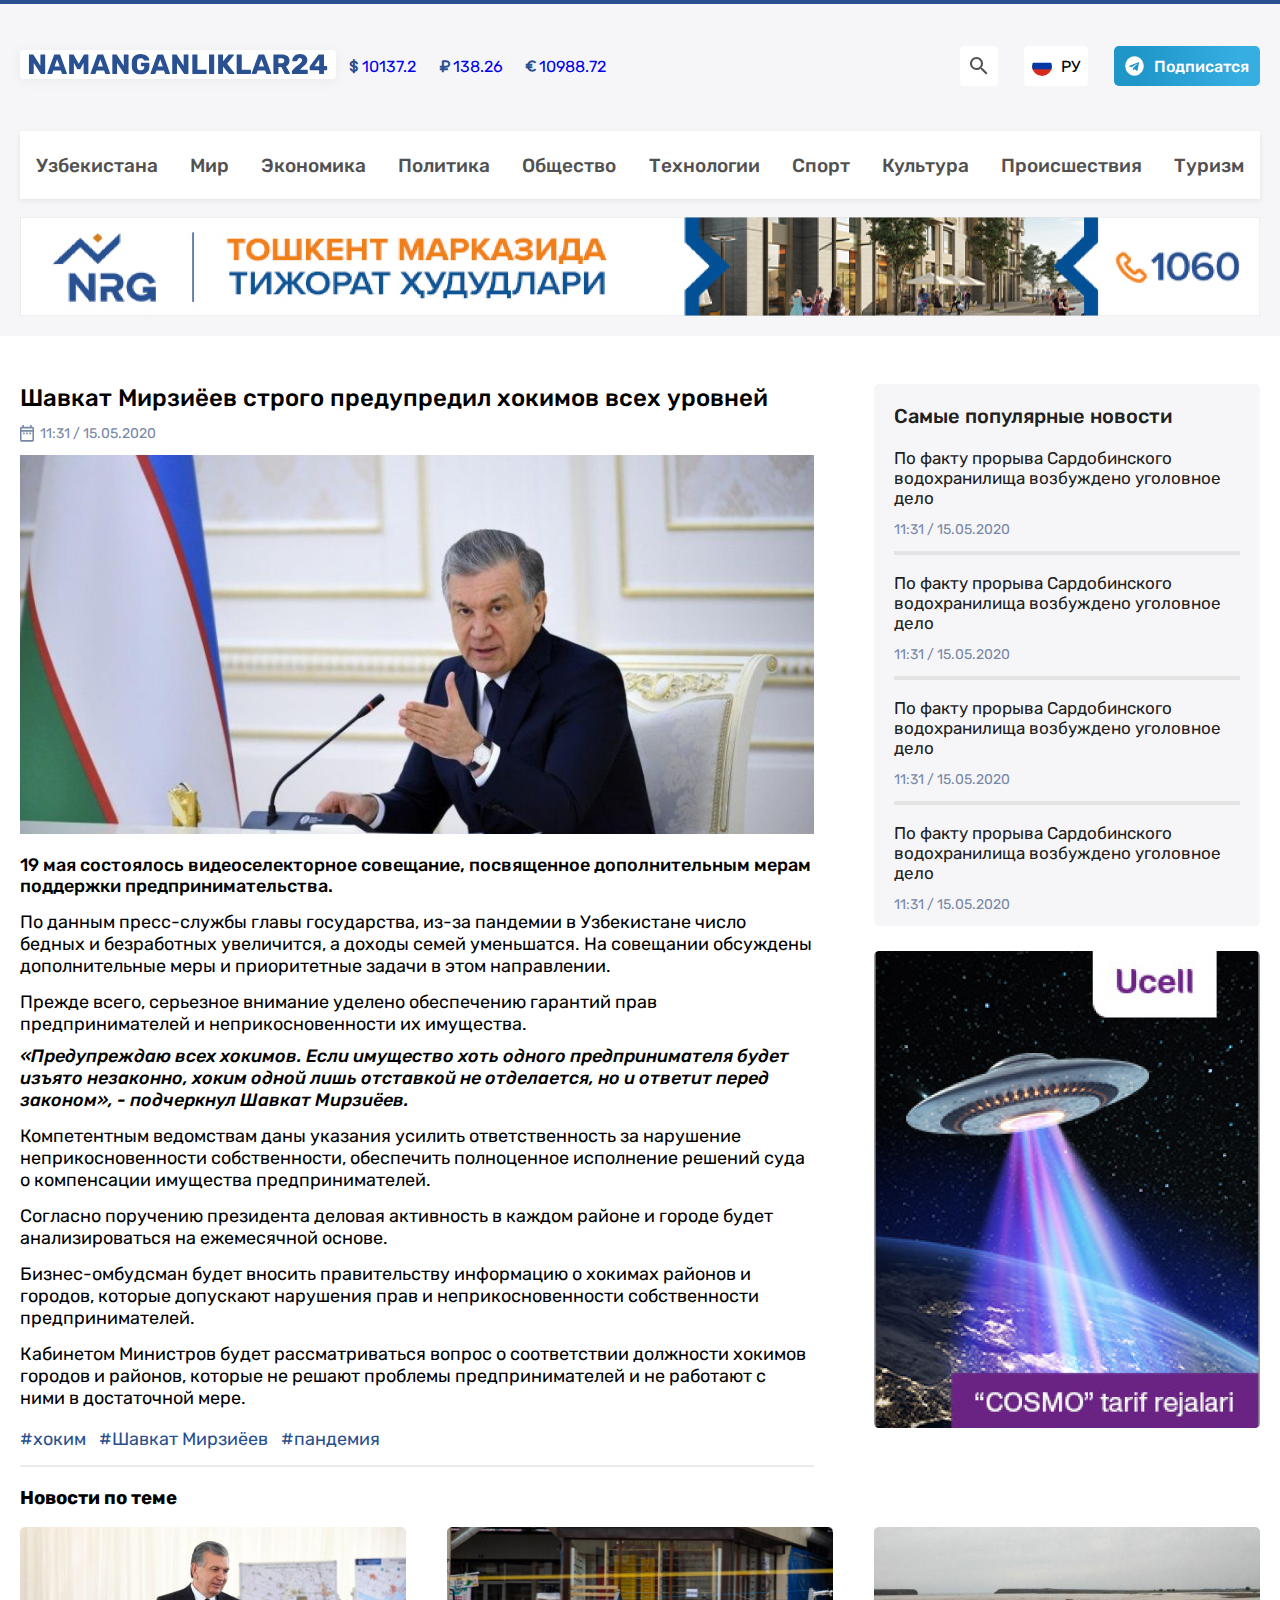
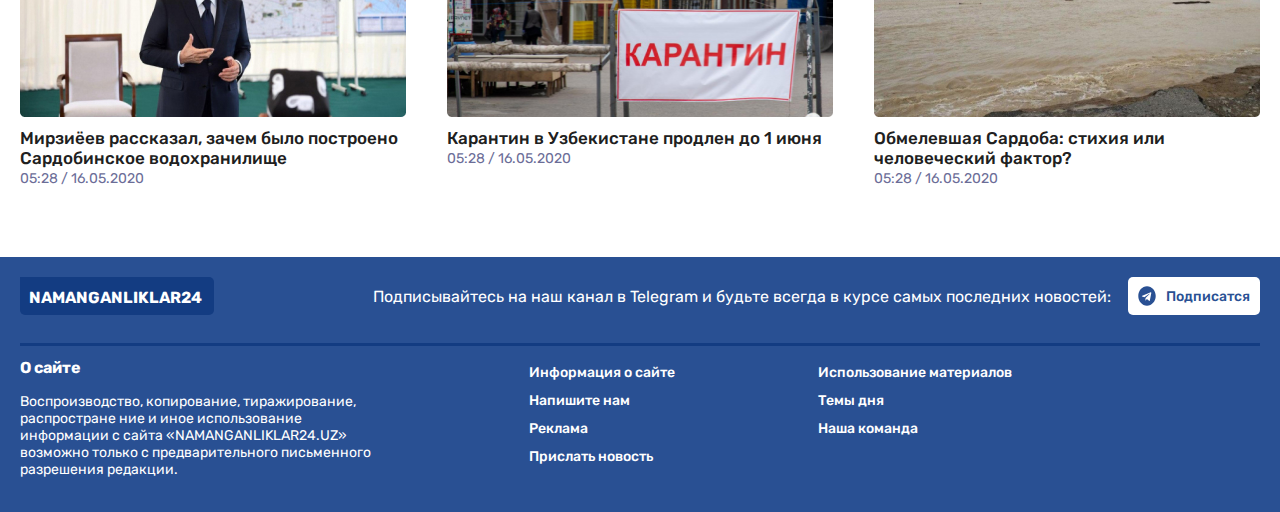
<file: Общество.html>
<!DOCTYPE html>
<html lang="ru">
  <head>
    <meta charset="UTF-8" />
    <meta http-equiv="X-UA-Compatible" content="IE=edge" />
    <meta name="viewport" content="width=device-width, initial-scale=1.0" />
    <!-- font -->
    <link rel="preconnect" href="https://fonts.googleapis.com" />
    <link rel="preconnect" href="https://fonts.gstatic.com" crossorigin />
    <link
      href="https://fonts.googleapis.com/css2?family=Rubik:wght@400;500;600;700;800&display=swap"
      rel="stylesheet"
    />
    <!-- icons -->
    <link
      href="https://unpkg.com/boxicons@2.1.2/css/boxicons.min.css"
      rel="stylesheet"
    />
    <!-- style -->
    <link rel="stylesheet" href="./styles/общество.css" />
    <title>Общество</title>
  </head>

  <body>
    <div class="line"></div>
    <header>
      <div class="site-logo-wrapper">
        <div class="container">
          <div class="head">
            <!-- head left start logo - course-of-currency -->
            <div class="head-left">
              <div class="logo">
                <a href="./index.html"><img
                  src="./images/NAMANGANLIKLAR24@2x-1.svg"
                  alt="site-logo"
                  class="logo-img"
                /></a>
              </div>
              <div class="course-of-currency">
                <a href="#" class="dollar">
                  <i
                    class="bx bx-dollar"
                    style="color: #295091; font-weight: 700"
                  ></i>
                  <p>10137.2</p>
                </a>

                <a href="#" class="ruble">
                  <i
                    class="bx bx-ruble"
                    style="color: #295091; font-weight: 700"
                  ></i>
                  <p>138.26</p>
                </a>

                <a href="#" class="euro">
                  <i
                    class="bx bx-euro"
                    style="color: #295091; font-weight: 700"
                  ></i>
                  <p>10988.72</p>
                </a>
              </div>
            </div>
            <!-- head left end -->
            <!-- head right start ru-search-follow -->
            <div class="head-right">
              <div class="search">
                <img
                  src="./images/search.svg"
                  alt="search-here"
                  class="search-img"
                />
              </div>

              <div class="choose-lang">
                <img
                  src="./images/lang-ru.svg"
                  alt="lang-ru"
                  class="lang-img"
                />
                <p>РУ</p>
              </div>

              <button class="telegram-btn">
                <img
                  src="./images/telegram.svg"
                  alt="follow-telegram"
                  class="telegram-icon"
                />
                Подписатся
              </button>
            </div>
          </div>
          <!-- head right end -->
        </div>
      </div>

      <!-- Nav Menu start -->
      <div class="container">
        <div class="nav">
          <ul class="nav-ul">
            <li class="nav-ul-li">
              <a href="#" class="nav-link">Узбекистана</a>
            </li>
            <li class="nav-ul-li"><a href="#" class="nav-link">Мир</a></li>
            <li class="nav-ul-li">
              <a href="#" class="nav-link">Экономика</a>
            </li>
            <li class="nav-ul-li">
              <a href="./Политика.html" class="nav-link">Политика</a>
            </li>
            <li class="nav-ul-li">
              <a href="./Общество.html" class="nav-link">Общество</a>
            </li>
            <li class="nav-ul-li">
              <a href="#" class="nav-link">Технологии</a>
            </li>
            <li class="nav-ul-li"><a href="#" class="nav-link">Спорт</a></li>
            <li class="nav-ul-li">
              <a href="#" class="nav-link">Культура </a>
            </li>
            <li class="nav-ul-li">
              <a href="#" class="nav-link">Происшествия</a>
            </li>
            <li class="nav-ul-li"><a href="#" class="nav-link">Туризм</a></li>
          </ul>
        </div>
      </div>
      <!-- Nav Menu end -->
      <!-- Banner -->
      <div class="banner">
        <div class="container">
          <img src="./images/banner.jpg" alt="banner" class="banner-img" />
        </div>
      </div>
    </header>
    <!-- Header end -->

    <main>
      <!-- NEWS CENTER start-->
      <div class="container">
        <div class="center-wrapper">
          <!-- center-left start -->
          <div class="center-left">
            <div class="center-left-img">
              <h3>Шавкат Мирзиёев строго предупредил хокимов всех уровней</h3>
              <div class="date">
                <div>
                  <img
                    src="./images/center-news-6/center-date-icon.svg"
                    alt=""
                  />
                </div>
                <div>
                  <p>11:31 / 15.05.2020</p>
                </div>
              </div>
              <img src="./images/article-page-img.png" alt="" />
            </div>

            <div class="center-left-desc">
              <p class="desc-title">
                19 мая состоялось видеоселекторное совещание, посвященное
                дополнительным мерам поддержки предпринимательства.
              </p>
              <p class="desc-text-1">
                По данным пресс-службы главы государства, из-за пандемии в
                Узбекистане число бедных и безработных увеличится, а доходы
                семей уменьшатся. На совещании обсуждены дополнительные меры и
                приоритетные задачи в этом направлении.
              </p>
              <p class="desc-text-1">
                Прежде всего, серьезное внимание уделено обеспечению гарантий
                прав предпринимателей и неприкосновенности их имущества.
              </p>
              <p class="desc-text-2">
                «Предупреждаю всех хокимов. Если имущество хоть одного
                предпринимателя будет изъято незаконно, хоким одной лишь
                отставкой не отделается, но и ответит перед законом», -
                подчеркнул Шавкат Мирзиёев.
              </p>
              <p class="desc-text-1">
                Компетентным ведомствам даны указания усилить ответственность за
                нарушение неприкосновенности собственности, обеспечить
                полноценное исполнение решений суда о компенсации имущества
                предпринимателей.
              </p>
              <p class="desc-text-1">
                Согласно поручению президента деловая активность в каждом районе
                и городе будет анализироваться на ежемесячной основе.
              </p>
              <p class="desc-text-1">
                Бизнес-омбудсман будет вносить правительству информацию о
                хокимах районов и городов, которые допускают нарушения прав и
                неприкосновенности собственности предпринимателей.
              </p>
              <p class="desc-text-1">
                Кабинетом Министров будет рассматриваться вопрос о соответствии
                должности хокимов городов и районов, которые не решают проблемы
                предпринимателей и не работают с ними в достаточной мере.
              </p>

              <div class="desc-hashtag">
                <a href="#">#хоким </a>
                <a href="#">#Шавкат Мирзиёев</a>
                <a href="#"> #пандемия</a>
              </div>
            </div>
          </div>

          <!-- center-right start -->
          <div class="center-right">
            <div class="center-right-news">
              <h3>Cамые популярные новости</h3>

              <!-- aside-news-1 -->
              <div class="aside-news">
                <p>
                  По факту прорыва Сардобинского водохранилища возбуждено
                  уголовное дело
                </p>
                <span class="aside-news-date"> 11:31 / 15.05.2020 </span>
              </div>

              <!-- Aside news between horizantal row line -->
              <div class="aside-news-hr"></div>

              <!-- aside-news-2 -->
              <div class="aside-news">
                <p>
                  По факту прорыва Сардобинского водохранилища возбуждено
                  уголовное дело
                </p>
                <span class="aside-news-date"> 11:31 / 15.05.2020 </span>
              </div>

              <!-- Aside news between horizantal row line -->
              <div class="aside-news-hr"></div>

              <!-- aside-news-3 -->
              <div class="aside-news">
                <p>
                  По факту прорыва Сардобинского водохранилища возбуждено
                  уголовное дело
                </p>
                <span class="aside-news-date"> 11:31 / 15.05.2020 </span>
              </div>

              <!-- Aside news between horizantal row line -->
              <div class="aside-news-hr"></div>

              <!-- aside-news-4 -->
              <div class="aside-news">
                <p>
                  По факту прорыва Сардобинского водохранилища возбуждено
                  уголовное дело
                </p>
                <span class="aside-news-date"> 11:31 / 15.05.2020 </span>
              </div>
            </div>
            <!-- Ucell adware -->
            <a class="ucell-ad">
              <div class="add-wrapper">
                <img src="./images/ucell-adware.png" alt="" />
              </div>
            </a>
          </div>
        </div>
      </div>
      <!-- NEWS CENTER end-->
      <div class="container">
        <div class="center-end-hr"> </div>
      </div>    

      

      <div class="container">
        <!-- wrapper 6 news start -->
        <div>
          <h3>
            Новости по теме
          </h3>
        </div>

        <div class="wrapper-6-items">
          
          <!-- news-1 -->
          <a class="hero-news" href="#">
            <div class="hero-news-img">
              <img src="./images/hero-news-6/hero-news-1.jpg" alt="" />
            </div>
            <div class="hero-news-desc">
              <p>
                Мирзиёев рассказал, зачем было построено Сардобинское
                водохранилище
              </p>
              <small class="news-date"> 05:28 / 16.05.2020</small>
            </div>
          </a>

          <!-- new-2 -->
          <a class="hero-news" href="#">
            <div class="hero-news-img">
              <img src="./images/hero-news-6/hero-news-2.jpg" alt="" />
            </div>
            <div class="hero-news-desc">
              <p>Карантин в Узбекистане продлен до 1 июня</p>
              <small class="news-date"> 05:28 / 16.05.2020</small>
            </div>
          </a>

          <!-- new-3 -->
          <a class="hero-news" href="#">
            <div class="hero-news-img">
              <img src="./images/hero-news-6/hero-news-3.jpg" alt="" />
            </div>
            <div class="hero-news-desc">
              <p>Обмелевшая Сардоба: стихия или человеческий фактор?</p>
              <small class="news-date"> 05:28 / 16.05.2020</small>
            </div>
          </a>
        </div>
      </div>
    </main>
    <!-- Main end -->
    <!-- Footer start -->
    <footer>
      <div class="container">
        <div class="top-footer">
          <div class="footer-logo">
            <h1 class="footer-logo-text">NAMANGANLIKLAR24</h1>
          </div>

          <div class="footer-tg-follow">
            <p>
              Подписывайтесь на наш канал в Telegram и будьте всегда в курсе
              самых последних новостей:
            </p>
            <button class="footer-telegram-btn">
              <img
                src="./images/footer-tg-icon.svg"
                alt="follow-telegram"
                class="footer-telegram-icon"
              />
              Подписатся
            </button>
          </div>
        </div>
        <!-- top of footer end -->
        <div class="footer-hr"></div>

        <!-- bottom of footer start -->
        <div class="bottom-footer">
          <div class="about-site">
            <h4>О сайте</h4>
            <p>
              Воспроизводство, копирование, тиражирование, распростране ние и
              иное использование информации с сайта «NAMANGANLIKLAR24.UZ»
              возможно только с предварительного письменного разрешения
              редакции.
            </p>
          </div>

          <div class="footer-ul-wrap">
            <ul>
              <li class="footer-ul-li">
                <a href="#" class="footer-link">Информация о сайте </a>
              </li>
              <li class="footer-ul-li">
                <a href="./contact.html" class="footer-link">Напишите нам </a>
              </li>
              <li class="footer-ul-li">
                <a href="#" class="footer-link">Реклама </a>
              </li>
              <li class="footer-ul-li">
                <a href="#" class="footer-link">Прислать новость</a>
              </li>
            </ul>
          </div>

          <div class="footer-ul-wrap">
            <ul>
              <li class="footer-ul-li">
                <a href="#" class="footer-link">Использование материалов </a>
              </li>
              <li class="footer-ul-li">
                <a href="#" class="footer-link">Темы дня </a>
              </li>
              <li class="footer-ul-li">
                <a href="#" class="footer-link">Наша команда</a>
              </li>
            </ul>
          </div>
        </div>
      </div>
    </footer>
  </body>
</html>
</file>
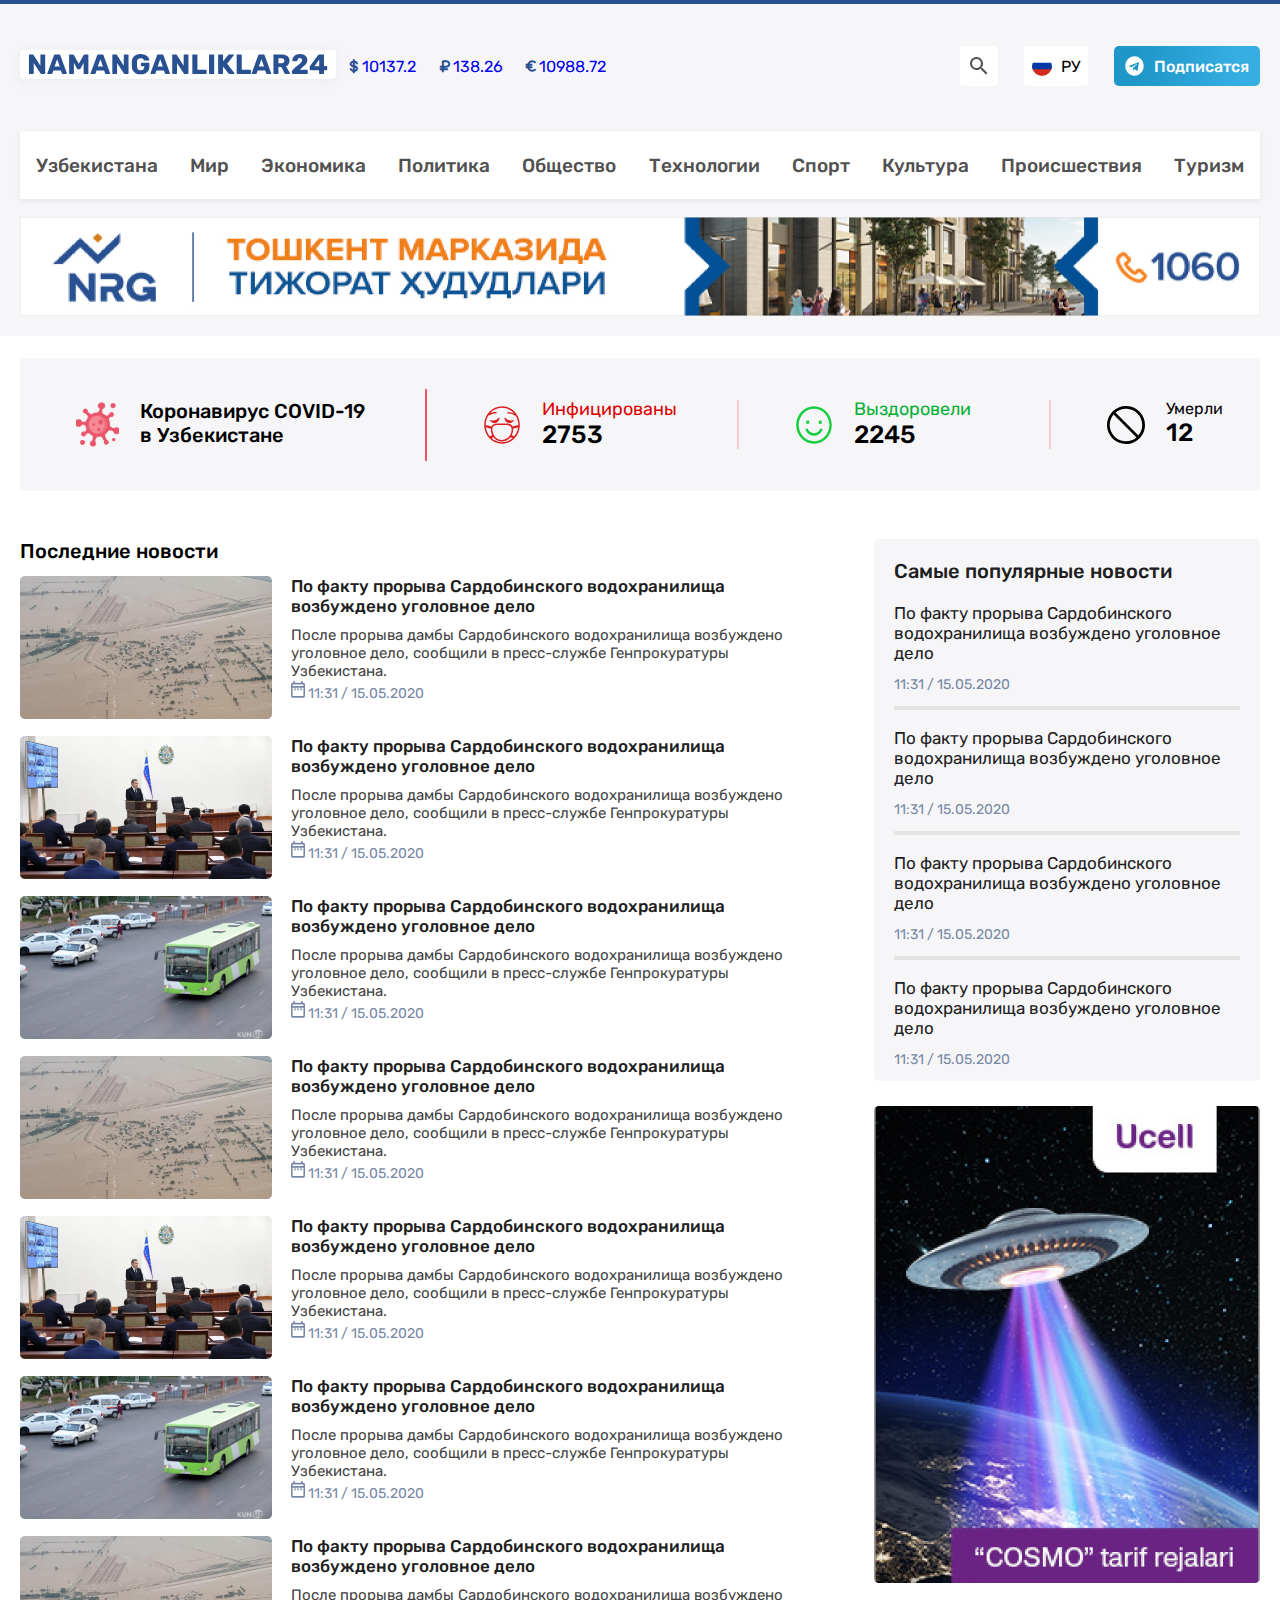
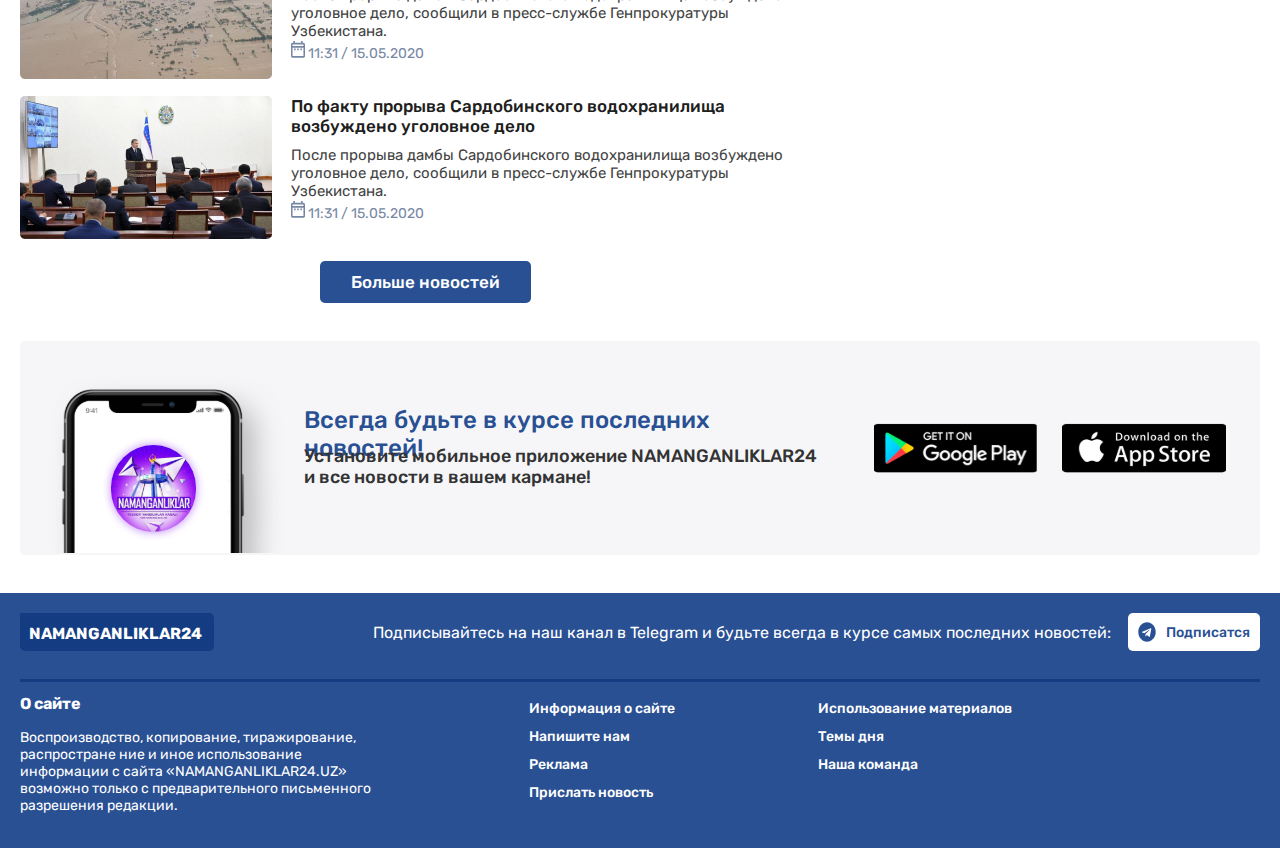
<file: Политика.html>
<!DOCTYPE html>
<html lang="ru">
  <head>
    <meta charset="UTF-8" />
    <meta http-equiv="X-UA-Compatible" content="IE=edge" />
    <meta name="viewport" content="width=device-width, initial-scale=1.0" />
    <!-- font -->
    <link rel="preconnect" href="https://fonts.googleapis.com" />
    <link rel="preconnect" href="https://fonts.gstatic.com" crossorigin />
    <link
      href="https://fonts.googleapis.com/css2?family=Rubik:wght@400;500;600;700;800&display=swap"
      rel="stylesheet"
    />
    <!-- icons -->
    <link
      href="https://unpkg.com/boxicons@2.1.2/css/boxicons.min.css"
      rel="stylesheet"
    />
    <!-- style -->
    <link rel="stylesheet" href="./styles/политика.css" />
    <title>Политика</title>
  </head>

  <body>
    <div class="line"></div>
    <header>
      <div class="site-logo-wrapper">
        <div class="container">
          <div class="head">
            <!-- head left start logo - course-of-currency -->
            <div class="head-left">
              <div class="logo">
                <a href="./index.html"><img
                  src="./images/NAMANGANLIKLAR24@2x-1.svg"
                  alt="site-logo"
                  class="logo-img"
                /></a>
              </div>
              <div class="course-of-currency">
                <a href="#" class="dollar">
                  <i
                    class="bx bx-dollar"
                    style="color: #295091; font-weight: 700"
                  ></i>
                  <p>10137.2</p>
                </a>

                <a href="#" class="ruble">
                  <i
                    class="bx bx-ruble"
                    style="color: #295091; font-weight: 700"
                  ></i>
                  <p>138.26</p>
                </a>

                <a href="#" class="euro">
                  <i
                    class="bx bx-euro"
                    style="color: #295091; font-weight: 700"
                  ></i>
                  <p>10988.72</p>
                </a>
              </div>
            </div>
            <!-- head left end -->
            <!-- head right start ru-search-follow -->
            <div class="head-right">
              <div class="search">
                <img
                  src="./images/search.svg"
                  alt="search-here"
                  class="search-img"
                />
              </div>

              <div class="choose-lang">
                <img
                  src="./images/lang-ru.svg"
                  alt="lang-ru"
                  class="lang-img"
                />
                <p>РУ</p>
              </div>

              <button class="telegram-btn">
                <img
                  src="./images/telegram.svg"
                  alt="follow-telegram"
                  class="telegram-icon"
                />
                Подписатся
              </button>
            </div>
          </div>
          <!-- head right end -->
        </div>
      </div>

      <!-- Nav Menu start -->
      <div class="container">
        <div class="nav">
          <ul class="nav-ul">
            <li class="nav-ul-li">
              <a href="#" class="nav-link">Узбекистана</a>
            </li>
            <li class="nav-ul-li"><a href="#" class="nav-link">Мир</a></li>
            <li class="nav-ul-li">
              <a href="#" class="nav-link">Экономика</a>
            </li>
            <li class="nav-ul-li"><a href="./Политика.html" class="nav-link">Политика</a></li>
            <li class="nav-ul-li"><a href="./Общество.html" class="nav-link">Общество</a></li>
            <li class="nav-ul-li">
              <a href="#" class="nav-link">Технологии</a>
            </li>
            <li class="nav-ul-li"><a href="#" class="nav-link">Спорт</a></li>
            <li class="nav-ul-li">
              <a href="#" class="nav-link">Культура </a>
            </li>
            <li class="nav-ul-li">
              <a href="#" class="nav-link">Происшествия</a>
            </li>
            <li class="nav-ul-li"><a href="#" class="nav-link">Туризм</a></li>
          </ul>
        </div>
      </div>
      <!-- Nav Menu end -->
      <!-- Banner -->
      <div class="banner">
        <div class="container">
          <img src="./images/banner.jpg" alt="banner" class="banner-img" />
        </div>
      </div>
    </header>
    <!-- Header end -->

    <main>
      <div class="covid-info">
        <div class="container">
          <div class="status-wrapper">
            <!-- info-1 -->
            <div class="status-1">
              <img src="./images/status-1-img.svg" alt="" />
              <span class="info-1-desc"
                >Коронавирус COVID-19 в Узбекистане</span
              >
            </div>

            <!-- info-2 -->
            <div class="ver-line-1"></div>
            <div class="status-2">
              <img src="./images/status-2-image.svg" alt="" />
              <div class="info-desc">
                <span class="info-text-1">Инфицированы</span>
                <span class="info-number">2753</span>
              </div>
            </div>

            <!-- info-3 -->
            <div class="ver-line-2"></div>
            <div class="status-2">
              <img src="./images/status-3-img.svg" alt="" />
              <div class="info-desc">
                <span class="info-text-2">Выздоровели</span>
                <span class="info-number">2245</span>
              </div>
            </div>

            <!-- info-4 -->
            <div class="ver-line-2"></div>
            <div class="status-2">
              <img src="./images/status-4-img.svg" alt="" />
              <div class="info-desc-other">
                <span class="info-text">Умерли</span>
                <span class="info-number">12</span>
              </div>
            </div>
          </div>
        </div>
      </div>
      <!-- Covid-19 status info end -->

      

     
      <!-- NEWS CENTER start-->
      <div class="container">
        <div class="center-wrapper">
          <!-- center-left start -->
          <div class="center-left">
            <h2 class="last-news-title">Последние новости</h2>
            <!-- center-news-1 -->
            <div class="last-news">
              <div class="last-news-img">
                <img src="./images/center-news-6/center-news-1.png" alt="" />
              </div>
              <div class="last-news-desc">
                <h3>
                  По факту прорыва Сардобинского водохранилища возбуждено
                  уголовное дело
                </h3>
                <p>
                  После прорыва дамбы Сардобинского водохранилища возбуждено
                  уголовное дело, сообщили в пресс-службе Генпрокуратуры
                  Узбекистана.
                </p>
                <span>
                  <img
                    src="./images/center-news-6/center-date-icon.svg"
                    alt=""
                  />
                  11:31 / 15.05.2020
                </span>
              </div>
            </div>

            <!-- center-news-2 -->
            <div class="last-news">
              <div class="last-news-img">
                <img src="./images/center-news-6/center-news-2.png" alt="" />
              </div>
              <div class="last-news-desc">
                <h3>
                  По факту прорыва Сардобинского водохранилища возбуждено
                  уголовное дело
                </h3>
                <p>
                  После прорыва дамбы Сардобинского водохранилища возбуждено
                  уголовное дело, сообщили в пресс-службе Генпрокуратуры
                  Узбекистана.
                </p>
                <span>
                  <img
                    src="./images/center-news-6/center-date-icon.svg"
                    alt=""
                  />
                  11:31 / 15.05.2020
                </span>
              </div>
            </div>

            <!-- center-news-3 -->
            <div class="last-news">
              <div class="last-news-img">
                <img src="./images/center-news-6/center-news-3.png" alt="" />
              </div>
              <div class="last-news-desc">
                <h3>
                  По факту прорыва Сардобинского водохранилища возбуждено
                  уголовное дело
                </h3>
                <p>
                  После прорыва дамбы Сардобинского водохранилища возбуждено
                  уголовное дело, сообщили в пресс-службе Генпрокуратуры
                  Узбекистана.
                </p>
                <span>
                  <img
                    src="./images/center-news-6/center-date-icon.svg"
                    alt=""
                  />
                  11:31 / 15.05.2020
                </span>
              </div>
            </div>

            <!-- center-news-1 -->
            <div class="last-news">
              <div class="last-news-img">
                <img src="./images/center-news-6/center-news-1.png" alt="" />
              </div>
              <div class="last-news-desc">
                <h3>
                  По факту прорыва Сардобинского водохранилища возбуждено
                  уголовное дело
                </h3>
                <p>
                  После прорыва дамбы Сардобинского водохранилища возбуждено
                  уголовное дело, сообщили в пресс-службе Генпрокуратуры
                  Узбекистана.
                </p>
                <span>
                  <img
                    src="./images/center-news-6/center-date-icon.svg"
                    alt=""
                  />
                  11:31 / 15.05.2020
                </span>
              </div>
            </div>

            <!-- center-news-2 -->
            <div class="last-news">
              <div class="last-news-img">
                <img src="./images/center-news-6/center-news-2.png" alt="" />
              </div>
              <div class="last-news-desc">
                <h3>
                  По факту прорыва Сардобинского водохранилища возбуждено
                  уголовное дело
                </h3>
                <p>
                  После прорыва дамбы Сардобинского водохранилища возбуждено
                  уголовное дело, сообщили в пресс-службе Генпрокуратуры
                  Узбекистана.
                </p>
                <span>
                  <img
                    src="./images/center-news-6/center-date-icon.svg"
                    alt=""
                  />
                  11:31 / 15.05.2020
                </span>
              </div>
            </div>

            <!-- center-news-3 -->
            <div class="last-news">
              <div class="last-news-img">
                <img src="./images/center-news-6/center-news-3.png" alt="" />
              </div>
              <div class="last-news-desc">
                <h3>
                  По факту прорыва Сардобинского водохранилища возбуждено
                  уголовное дело
                </h3>
                <p>
                  После прорыва дамбы Сардобинского водохранилища возбуждено
                  уголовное дело, сообщили в пресс-службе Генпрокуратуры
                  Узбекистана.
                </p>
                <span>
                  <img
                    src="./images/center-news-6/center-date-icon.svg"
                    alt=""
                  />
                  11:31 / 15.05.2020
                </span>
              </div>
            </div>

            <!-- center-news-1 -->
            <div class="last-news">
              <div class="last-news-img">
                <img src="./images/center-news-6/center-news-1.png" alt="" />
              </div>
              <div class="last-news-desc">
                <h3>
                  По факту прорыва Сардобинского водохранилища возбуждено
                  уголовное дело
                </h3>
                <p>
                  После прорыва дамбы Сардобинского водохранилища возбуждено
                  уголовное дело, сообщили в пресс-службе Генпрокуратуры
                  Узбекистана.
                </p>
                <span>
                  <img
                    src="./images/center-news-6/center-date-icon.svg"
                    alt=""
                  />
                  11:31 / 15.05.2020
                </span>
              </div>
            </div>

            <!-- center-news-2 -->
            <div class="last-news">
              <div class="last-news-img">
                <img src="./images/center-news-6/center-news-2.png" alt="" />
              </div>
              <div class="last-news-desc">
                <h3>
                  По факту прорыва Сардобинского водохранилища возбуждено
                  уголовное дело
                </h3>
                <p>
                  После прорыва дамбы Сардобинского водохранилища возбуждено
                  уголовное дело, сообщили в пресс-службе Генпрокуратуры
                  Узбекистана.
                </p>
                <span>
                  <img
                    src="./images/center-news-6/center-date-icon.svg"
                    alt=""
                  />
                  11:31 / 15.05.2020
                </span>
              </div>
            </div>

            <!-- button Больше новостей -->
            <div class="for-more-button">
              <button class="more-info">Больше новостей</button>
            </div>
          </div>
          <!-- center left end -->

          <!-- center-right start -->
          <div class="center-right">
            <div class="center-right-news">
              <h3>Cамые популярные новости</h3>

              <!-- aside-news-1 -->
              <div class="aside-news">
                <p>
                  По факту прорыва Сардобинского водохранилища возбуждено
                  уголовное дело
                </p>
                <span class="aside-news-date"> 11:31 / 15.05.2020 </span>
              </div>

              <!-- Aside news between horizantal row line -->
              <div class="aside-news-hr"></div>

              <!-- aside-news-2 -->
              <div class="aside-news">
                <p>
                  По факту прорыва Сардобинского водохранилища возбуждено
                  уголовное дело
                </p>
                <span class="aside-news-date"> 11:31 / 15.05.2020 </span>
              </div>

              <!-- Aside news between horizantal row line -->
              <div class="aside-news-hr"></div>

              <!-- aside-news-3 -->
              <div class="aside-news">
                <p>
                  По факту прорыва Сардобинского водохранилища возбуждено
                  уголовное дело
                </p>
                <span class="aside-news-date"> 11:31 / 15.05.2020 </span>
              </div>

              <!-- Aside news between horizantal row line -->
              <div class="aside-news-hr"></div>

              <!-- aside-news-4 -->
              <div class="aside-news">
                <p>
                  По факту прорыва Сардобинского водохранилища возбуждено
                  уголовное дело
                </p>
                <span class="aside-news-date"> 11:31 / 15.05.2020 </span>
              </div>
            </div>
            <!-- Ucell adware -->
            <div class="ucell">
              <a class="ucell-ad">
                <div class="add-wrapper">
                  <img src="./images/ucell-adware.png" alt="" />
                </div>
              </a>
            </div>
           
          </div>
        </div>
      </div>
      <!-- NEWS CENTER end-->

      <!-- Ucell Banner adware -->
      <div class="container">
        <div class="ucell-banner-adware">
          <div class="ad-banner-ucell-img">
            <img
              src="./images/banner-ucell-adware.svg"
              alt="ucell-adware-banner"
              class="banner-awd-ucell-img"
            />
          </div>
          <div class="ad-banner-ucell-desc">
            <h3>Всегда будьте в курсе последних новостей!</h3>
            <p>
              Установите мобильное приложение NAMANGANLIKLAR24 и все новости в
              вашем кармане!
            </p>
          </div>

          <!-- Play&App Store link button -->
          <div class="ad-banner-ucell-btn">
            <img src="./images/googleplay-ad.svg" alt="" />
            <img src="./images/appstore-ad.svg" alt="" />
          </div>
        </div>
      </div>
    </main>
    <!-- Main end -->
    <!-- Footer start -->
    <footer>
      <div class="container">
        <div class="top-footer">
          <div class="footer-logo">
            <h1 class="footer-logo-text">NAMANGANLIKLAR24</h1>
          </div>

          <div class="footer-tg-follow">
            <p>
              Подписывайтесь на наш канал в Telegram и будьте всегда в курсе
              самых последних новостей:
            </p>
            <button class="footer-telegram-btn">
              <img
                src="./images/footer-tg-icon.svg"
                alt="follow-telegram"
                class="footer-telegram-icon"
              />
              Подписатся
            </button>
          </div>
        </div>
        <!-- top of footer end -->
        <div class="footer-hr"></div>

        <!-- bottom of footer start -->
        <div class="bottom-footer">
          <div class="about-site">
            <h4>О сайте</h4>
            <p>
              Воспроизводство, копирование, тиражирование, распростране ние и
              иное использование информации с сайта «NAMANGANLIKLAR24.UZ»
              возможно только с предварительного письменного разрешения
              редакции.
            </p>
          </div>

          <div class="footer-ul-wrap">
            <ul>
              <li class="footer-ul-li">
                <a href="#" class="footer-link">Информация о сайте </a>
              </li>
              <li class="footer-ul-li">
                <a href="./contact.html" class="footer-link">Напишите нам </a>
              </li>
              <li class="footer-ul-li">
                <a href="#" class="footer-link">Реклама </a>
              </li>
              <li class="footer-ul-li">
                <a href="#" class="footer-link">Прислать новость</a>
              </li>
            </ul>
          </div>

          <div class="footer-ul-wrap">
            <ul>
              <li class="footer-ul-li">
                <a href="#" class="footer-link">Использование материалов </a>
              </li>
              <li class="footer-ul-li">
                <a href="#" class="footer-link">Темы дня </a>
              </li>
              <li class="footer-ul-li">
                <a href="#" class="footer-link">Наша команда</a>
              </li>
            </ul>
          </div>
        </div>
      </div>
    </footer>
  </body>
</html>
</file>
<file: styles/style.css>
* {
  padding: 0;
  margin: 0;
  box-sizing: border-box;
  font-family: "Rubik";
}

header {
  width: 100%;
  height: 332px;
  background: #f6f6f9;
}

.container {
  width: 1240px;
  margin: auto;
}

.head {
  padding-top: 42px;
  display: flex;
  justify-content: space-between;
  align-items: center;
}

.line {
  width: 100%;
  background-color: #295091;
  height: 4px;
}

/* Header qismining chap tarafi logo, valyuta kursi */

.head-left {
  display: flex;
  align-items: center;
}

.logo {
  width: 306px;
  height: 33px;
  font-family: "Rubik";
  font-style: normal;
  font-weight: 700;
  font-size: 28px;
  line-height: 33px;
  color: #295091;
}

.logo-img {
  background-color: #fff;
  padding: 4px 8px;
  border-radius: 4px;
  box-shadow: 0px 2px 10px 0px #cacaca40;
}

.course-of-currency {
  align-items: center;
  width: 300px;
  height: 21px;
  display: flex;
  justify-content: space-evenly;
  font-family: "Rubik";
  font-style: normal;
  /* font-weight: 700; */
  font-size: 16px;
}

.dollar,
.ruble,
.euro {
  display: flex;
  align-items: center;
  text-decoration: none;
}

/* Header qismining o`ng tarafi  */

.head-right {
  display: flex;
  width: 300px;
  display: flex;
  justify-content: space-between;
  align-items: center;
}

.search {
  width: 38.1px;
  height: 40px;
  background-color: #fff;
  display: flex;
  justify-content: center;
  align-items: center;
  border-radius: 4px;
  cursor: pointer;
}

.choose-lang {
  width: 64.76px;
  height: 40px;
  border-radius: 4px;
  background-color: #fff;
  display: flex;
  justify-content: space-evenly;
  align-items: center;
  cursor: pointer;
}

.lang-img {
  border-radius: 50%;
  width: 20px;
  height: 20px;
}

.telegram-btn {
  cursor: pointer;
  display: flex;
  align-items: center;
  justify-content: space-evenly;
  border: none;
  width: 146px;
  height: 40px;
  border-radius: 5px;
  background: linear-gradient(90deg, #1e96c8 15.07%, #37aee2 85.96%);
  /* follow */
  font-family: "Rubik";
  font-style: normal;
  font-weight: 500;
  font-size: 16px;
  line-height: 19px;
  color: #ffffff;
}

.telegram-icon {
  height: 19.375px;
  width: 19.375px;
}

.follow {
  font-family: "Rubik";
  font-style: normal;
  font-weight: 500;
  font-size: 16px;
  line-height: 19px;
  color: #ffffff;
}

/* Nav menu stylies start */

.nav {
  display: flex;
  justify-content: space-around;
  align-items: center;
  width: 100%;
  height: 68px;
  background-color: #fff;
  margin-top: 45px;
  box-shadow: 0px 2px 5px 0px #9f9f9f30;
}

.nav-ul {
  width: 100%;
  display: flex;
  justify-content: space-around;
}

.nav-ul-li {
  list-style-type: none;
}

.nav-ul-li .nav-link {
  font-family: Rubik;
  font-size: 19px;
  font-weight: 500;
  line-height: 23px;
  letter-spacing: 0em;
  text-align: left;
  text-decoration: none;
  color: #474646;
}

.nav-link:link {
  color: #515151;
}

.nav-link:visited {
  color: #234279;
}

.nav-limnk:hover {
  color: #2653a0;
}

.nav-link:active {
  color: #14223b;
}

/* Banner style */

.banner {
  margin-top: 18px;
}

.banner-img {
  width: 1240px;
  height: 99px;
}

/* Covid-19 infographic */

.status-wrapper {
  height: 133px;
  display: flex;
  justify-content: space-evenly;
  align-items: center;
  border-radius: 4px;
  background: #f6f6f9;
  margin-top: 22px;
}

.info-desc {
  width: 161px;
  height: 52px;
  padding-left: 21px;
}

.info-desc-other {
  width: 60px;
  height: 52px;
  padding-left: 21px;
}

.info-1-desc {
  width: 230px;
  height: 52px;
  margin-left: 21px;
}

.status-1 {
  display: flex;
  justify-content: space-around;
  align-items: center;
  /* text */
  font-family: Rubik;
  font-size: 20px;
  font-weight: 500;
  line-height: 24px;
  letter-spacing: 0em;
  text-align: left;
}

.status-2 {
  display: flex;
  align-items: center;
  justify-content: space-evenly;
}

.ver-line-1 {
  height: 72px;
  width: 2px;
  background: #eb5569;
}

.ver-line-2 {
  width: 2px;
  height: 49px;
  background: #f4ccd1;
}

.info-text-1 {
  font-family: "Rubik";
  font-style: normal;
  font-weight: 400;
  font-size: 18px;
  line-height: 21px;
  color: #db0000;
}

.info-text-2 {
  font-family: "Rubik";
  font-style: normal;
  font-weight: 400;
  font-size: 18px;
  line-height: 21px;
  color: #05b135;
}

.info-number {
  font-family: Rubik;
  font-size: 25px;
  font-weight: 500;
  line-height: 30px;
  letter-spacing: 0em;
  text-align: left;
}

/* Covid-19 status end */

.hero {
  height: 650px;
}

.wrapper-6-items {
  width: 100%;
  /* height: 450px; */
  background-color: #ffffff;
  display: flex;
  flex-wrap: wrap;
  justify-content: space-between;
}

.hero-news {
  cursor: pointer;
  width: 386px;
  height: 274px;
  text-decoration: none;
  margin: 18px 0px;
}

.hero-news-img {
  width: 386px;
  height: 190px;
}

.hero-news-img img {
  width: 100%;
  height: 100%;
}

.hero-news-desc {
  width: 386px;
  height: 84px;
}

.hero-news-desc p {
  font-family: "Rubik";
  font-style: normal;
  font-weight: 500;
  font-size: 17px;
  line-height: 20px;
  color: #202020;
  margin-top: 11px;
}

.hero-news-desc small {
  font-family: "Rubik";
  font-style: normal;
  font-weight: 400;
  font-size: 14px;
  line-height: 17px;
  margin-top: 10px;
  color: #6b6d97;
}

/* Push-notification */

.push-notif-wrapper {
  height: 91px;
  width: 1420px;
}

.push-notification {
  padding: 0px 28px 0px 34.5px;
  background: rgba(239, 186, 84, 0.18);
  border-radius: 5px;
  height: 91px;
  display: flex;
  justify-content: space-between;
  align-items: center;
}

.push-notification p {
  font-family: "Rubik";
  font-style: normal;
  font-weight: 500;
  font-size: 20px;
  line-height: 24px;
}

.push-notification button {
  cursor: pointer;
  background: linear-gradient(
    90deg,
    #fe5c28 0%,
    rgba(255, 139, 54, 0.9) 88.43%
  );
  border-radius: 5px;
  border: none;
  width: 264px;
  height: 42px;
  color: #fff;
  font-family: "Rubik";
  font-style: normal;
  font-weight: 500;
  font-size: 20px;
  line-height: 24px;
}

.push-notification button:active {
  background: linear-gradient(
    90deg,
    #d64d20 0%,
    rgba(195, 105, 41, 0.9) 88.43%
  );
}

.notif-left-side {
  display: flex;
  align-items: center;
}

.notif-left-side img {
  margin-right: 30px;
}

/* Notification end */

.center-wrapper {
  margin-top: 48px;
  width: 100%;
  display: flex;
}

.center-left {
  width: 854px;
}

.last-news-title {
  font-family: Rubik;
  font-size: 20px;
  font-weight: 500;
  line-height: 24px;
  letter-spacing: 0em;
  text-align: left;
}

.last-news {
  margin-top: 13px;
  display: flex;
  align-items: flex-start;
}

.last-news-desc {
  height: 143px;
  margin-left: 19px;
  display: flex;
  flex-direction: column;
}

.last-news-desc h3 {
  width: 434px;
  height: 42px;
  font-family: "Rubik";
  font-style: normal;
  font-weight: 500;
  font-size: 17px;
  line-height: 20px;
  color: #202020;
}

.last-news-desc p {
  width: 512px;
  height: 55px;
  padding-top: 8px;
  font-family: "Rubik";
  font-style: normal;
  font-weight: 400;
  font-size: 15px;
  line-height: 18px;
  color: #434343;
}

.last-news-desc span {
  padding-top: 8px;
  font-family: "Rubik";
  font-style: normal;
  font-weight: 400;
  font-size: 14px;
  line-height: 17px;
  color: #7688a4;
}

.more-info {
  margin-top: 18px;
  margin-left: 300px;
  cursor: pointer;
  border: none;
  width: 211px;
  height: 42px;
  background: #295093;
  border-radius: 5px;
  font-family: "Rubik";
  font-style: normal;
  font-weight: 500;
  font-size: 17px;
  line-height: 20px;
  color: #ffffff;
}

.more-info:active {
  background: #1d3866;
}

/* center right news start */

.center-right {
  display: flex;
  justify-content: start;
  flex-direction: column;
}

.center-right-news {
  background: #f6f6f9;
  border-radius: 5px;
  width: 386px;
  height: 542px;
}

.center-right-news h3 {
  padding: 20px;

  font-family: "Rubik";
  font-style: normal;
  font-weight: 500;
  font-size: 20px;
  line-height: 24px;
  color: #202020;
}

.aside-news-hr {
  width: 346px;
  height: 4px;
  background: #e4e4e4;
  margin: 14px 20px 18px 20px;
}

.aside-news {
  padding-left: 20px;
  display: flex;
  justify-content: space-evenly;
  flex-direction: column;
}

.aside-news p {
  font-family: "Rubik";
  font-style: normal;
  font-weight: 400;
  font-size: 17px;
  line-height: 20px;
  width: 347px;
  height: 62px;
  color: #202020;
}

.aside-news-date {
  padding-top: 11px;
  font-family: "Rubik";
  font-style: normal;
  font-weight: 400;
  font-size: 14px;
  line-height: 17px;
  width: 117px;
  height: 19px;
  color: #7688a4;
  margin: 0px 0px 8px 0px;
}

/* Ucell adware */

.ucell-ad {
  cursor: pointer;
}

.add-wrapper {
  margin-top: 25px;
  width: 386px;
  height: 477px;
  border-radius: 5px;
}

/* Ucell banner adware */

.ucell-banner-adware {
  display: flex;
  justify-content: space-around;
  align-items: center;
  margin-top: 38px;
  width: 1240px;
  height: 214px;
  background: #f6f6f9;
  border-radius: 5px;
}

.ad-banner-ucell-desc h3 {
  margin-bottom: 10px;
  font-family: "Rubik";
  font-style: normal;
  font-weight: 500;
  font-size: 24px;
  line-height: 28px;
  width: 526px;
  height: 30px;
  color: #295093;
}

.ad-banner-ucell-desc p {
  width: 515px;
  height: 44px;
  font-family: "Rubik";
  font-style: normal;
  font-weight: 500;
  font-size: 18px;
  line-height: 21px;
  color: #333333;
}

.ad-banner-ucell-btn {
  cursor: pointer;
  width: 400px;
  display: flex;
  justify-content: space-evenly;
}

.banner-awd-ucell-img {
  padding: 37px 0px 0px 19px;
}

.ad-banner-ucell-btn img:hover {
  transform: scale(1.2);
  transition: transform 0.4s;
}

/* main end */

/* footer-start */
footer {
  background: #295093;
  height: 255px;
  margin-top: 38px;
}

.footer-logo {
  background: #133c82;
  width: 194px;
  height: 38px;
  border-radius: 5px;
}

.footer-logo-text {
  background: #133c82;
  padding: 11px 12px 6px 9px;
  width: 173px;
  height: 21px;
  font-family: "Rubik";
  font-style: normal;
  font-weight: 700;
  font-size: 16px;
  line-height: 19px;
  color: #ffffff;
}

.top-footer {
  padding-top: 20px;
  width: 1240px;
  display: flex;
  justify-content: space-between;
}

.footer-telegram-btn {
  cursor: pointer;
  display: flex;
  justify-content: space-evenly;
  align-items: center;
  background: #ffffff;
  border-radius: 5px;
  width: 132px;
  height: 38px;
  border: none;
  font-family: "Rubik";
  font-style: normal;
  font-weight: 500;
  font-size: 14px;
  line-height: 17px;
  color: #295093;
}

.footer-tg-follow {
  display: flex;
  align-items: center;
}

.footer-tg-follow p {
  color: #fff;
  margin-right: 17px;
}

/* top of footer end */

.footer-hr {
  margin-top: 28px;
  width: 1240px;
  height: 3px;
  left: 119px;
  top: 2645px;
  background: #133c82;
}

/* bottom of footer start */

.bottom-footer {
  width: 80%;
  margin-top: 12px;
  display: flex;
  justify-content: space-between;
}

.about-site {
  width: 365px;
  height: 121px;
}

.about-site h4 {
  color: #fff;
}

.about-site p {
  padding-top: 16px;
  font-size: 14px;
  line-height: 17px;
  color: #ffffff;
}

.footer-ul-li {
  list-style-type: none;
  line-height: 28px;
}

.footer-link {
  text-decoration: none;
  font-family: "Rubik";
  font-style: normal;
  font-weight: 500;
  font-size: 14px;
  line-height: 17px;
  color: #ffffff;
}

/* Article page start */

.date {
  display: flex;
}

.date p {
  margin-bottom: 13px;
  padding-left: 6px;
  font-family: "Rubik";
  font-style: normal;
  font-weight: 400;
  font-size: 14px;
  line-height: 17px;
  color: #7688a4;
}

.center-left-img h3 {
  margin-bottom: 13px;
  font-family: "Rubik";
  font-style: normal;
  font-weight: 500;
  font-size: 24px;
  line-height: 28px;
  color: #000000;
}

.center-left-desc {
  margin-top: 17px;
  width: 794px;
  height: 590px;
}

.desc-title {
  font-weight: 500;
  line-height: 21px;
  font-size: 18px;
}

.desc-text-1 {
  margin-top: 14px;
  font-size: 18px;
}

.desc-text-2 {
  margin-top: 10px;
  font-size: 18px;
  font-style: italic;
  font-weight: 500;
}

.desc-hashtag {
  width: 790px;
  height: 21px;
  margin-top: 20px;
  font-weight: 400;
  font-size: 18px;
  line-height: 21px;
}

.desc-hashtag a {
  text-decoration: none;
  margin-right: 9px;
  color: #28508e;
}

.center-end-hr {
  margin: 20px 0px;
  width: 794px;
  height: 2px;
  background: #ebebeb;
}

/* Form elements style start */

form {
  width: 600px;
}

input {
  padding: 16px;
  width: 600px;
  height: 50px;
  margin: 20px 0px 0px 0px;
  background: #f1f1f1;
  opacity: 0.3;
  border: 2px solid #285193;
  border-radius: 5px;
  font-size: 18px;
}

.text-area {
  width: 600px;
  height: 307px;
  text-align: start;
  font-size: 18px;
  line-height: 18px;
}

.text-area input {
  height: 307px;
}

.send-file {
  width: 221px;
  height: 50px;
}

.send-file-input {
  display: none;
}

.file-label {
  display: flex;
  align-items: center;
  background: #f1f1f1;
  opacity: 0.3;
  border: 2px solid #285193;
  border-radius: 5px;
  font-size: 18px;
  height: 50px;
  width: 221px;
  margin: 20px 0px 0px 0px;
  padding-left: 16px;
}

.verify-code-wrapper {
  display: flex;
  width: 300px;
  height: 50px;
  justify-content: space-between;
  align-items: center;
}

.verify-code {
  width: 221px;
  height: 50px;
}

.form-button {
  width: 221px;
  height: 50px;
  background: #295093;
  border: 2px solid rgba(40, 81, 147, 0.54);
  border-radius: 5px;
  color: #fff;
  font-size: 18px;
  font-weight: 700;
  margin-top: 20px;
}
</file>
<file: styles/contact.css>
* {
  padding: 0;
  margin: 0;
  box-sizing: border-box;
  font-family: "Rubik";
}

header {
  width: 100%;
  height: 332px;
  background: #f6f6f9;
}

.container {
  width: 1240px;
  margin: auto;
}

.head {
  padding-top: 42px;
  display: flex;
  justify-content: space-between;
  align-items: center;
}

.line {
  width: 100%;
  background-color: #295091;
  height: 4px;
}

/* Header qismining chap tarafi logo, valyuta kursi */

.head-left {
  display: flex;
  align-items: center;
}

.logo {
  width: 306px;
  height: 33px;
  font-family: "Rubik";
  font-style: normal;
  font-weight: 700;
  font-size: 28px;
  line-height: 33px;
  color: #295091;
}

.logo-img {
  background-color: #fff;
  padding: 4px 8px;
  border-radius: 4px;
  box-shadow: 0px 2px 10px 0px #cacaca40;
}

.course-of-currency {
  align-items: center;
  width: 300px;
  height: 21px;
  display: flex;
  justify-content: space-evenly;
  font-family: "Rubik";
  font-style: normal;
  /* font-weight: 700; */
  font-size: 16px;
}

.dollar,
.ruble,
.euro {
  display: flex;
  align-items: center;
  text-decoration: none;
}

/* Header qismining o`ng tarafi  */

.head-right {
  display: flex;
  width: 300px;
  display: flex;
  justify-content: space-between;
  align-items: center;
}

.search {
  width: 38.1px;
  height: 40px;
  background-color: #fff;
  display: flex;
  justify-content: center;
  align-items: center;
  border-radius: 4px;
  cursor: pointer;
}

.choose-lang {
  width: 64.76px;
  height: 40px;
  border-radius: 4px;
  background-color: #fff;
  display: flex;
  justify-content: space-evenly;
  align-items: center;
  cursor: pointer;
}

.lang-img {
  border-radius: 50%;
  width: 20px;
  height: 20px;
}

.telegram-btn {
  cursor: pointer;
  display: flex;
  align-items: center;
  justify-content: space-evenly;
  border: none;
  width: 146px;
  height: 40px;
  border-radius: 5px;
  background: linear-gradient(90deg, #1e96c8 15.07%, #37aee2 85.96%);
  /* follow */
  font-family: "Rubik";
  font-style: normal;
  font-weight: 500;
  font-size: 16px;
  line-height: 19px;
  color: #ffffff;
}

.telegram-icon {
  height: 19.375px;
  width: 19.375px;
}

.follow {
  font-family: "Rubik";
  font-style: normal;
  font-weight: 500;
  font-size: 16px;
  line-height: 19px;
  color: #ffffff;
}

/* Nav menu stylies start */

.nav {
  display: flex;
  justify-content: space-around;
  align-items: center;
  width: 100%;
  height: 68px;
  background-color: #fff;
  margin-top: 45px;
  box-shadow: 0px 2px 5px 0px #9f9f9f30;
}

.nav-ul {
  width: 100%;
  display: flex;
  justify-content: space-around;
}

.nav-ul-li {
  list-style-type: none;
}

.nav-ul-li .nav-link {
  font-family: Rubik;
  font-size: 19px;
  font-weight: 500;
  line-height: 23px;
  letter-spacing: 0em;
  text-align: left;
  text-decoration: none;
  color: #474646;
}

.nav-link:link {
  color: #515151;
}

.nav-link:visited {
  color: #234279;
}

.nav-limnk:hover {
  color: #2653a0;
}

.nav-link:active {
  color: #14223b;
}

/* Banner style */

.banner {
  margin-top: 18px;
}

.banner-img {
  width: 1240px;
  height: 99px;
}

.center-wrapper {
  margin-top: 48px;
  width: 100%;
  display: flex;
}

.center-left {
  margin: 0;
  width: 854px;
}

.center-left h2{
  margin-bottom: 15px;
}

/* center right news start */

.center-right {
  margin-top: 52px;
  display: flex;
  justify-content: start;
}

/* footer-start */
footer {
  background: #295093;
  height: 255px;
  margin-top: 38px;
}

.footer-logo {
  background: #133c82;
  width: 194px;
  height: 38px;
  border-radius: 5px;
}

.footer-logo-text {
  background: #133c82;
  padding: 11px 12px 6px 9px;
  width: 173px;
  height: 21px;
  font-family: "Rubik";
  font-style: normal;
  font-weight: 700;
  font-size: 16px;
  line-height: 19px;
  color: #ffffff;
}

.top-footer {
  padding-top: 20px;
  width: 1240px;
  display: flex;
  justify-content: space-between;
}

.footer-telegram-btn {
  cursor: pointer;
  display: flex;
  justify-content: space-evenly;
  align-items: center;
  background: #ffffff;
  border-radius: 5px;
  width: 132px;
  height: 38px;
  border: none;
  font-family: "Rubik";
  font-style: normal;
  font-weight: 500;
  font-size: 14px;
  line-height: 17px;
  color: #295093;
}

.footer-tg-follow {
  display: flex;
  align-items: center;
}

.footer-tg-follow p {
  color: #fff;
  margin-right: 17px;
}

/* top of footer end */

.footer-hr {
  margin-top: 28px;
  width: 1240px;
  height: 3px;
  left: 119px;
  top: 2645px;
  background: #133c82;
}

/* bottom of footer start */

.bottom-footer {
  width: 80%;
  margin-top: 12px;
  display: flex;
  justify-content: space-between;
}

.about-site {
  width: 365px;
  height: 121px;
}

.about-site h4 {
  color: #fff;
}

.about-site p {
  padding-top: 16px;
  font-size: 14px;
  line-height: 17px;
  color: #ffffff;
}

.footer-ul-li {
  list-style-type: none;
  line-height: 28px;
}

.footer-link {
  text-decoration: none;
  font-family: "Rubik";
  font-style: normal;
  font-weight: 500;
  font-size: 14px;
  line-height: 17px;
  color: #ffffff;
}

/* Form elements style start */

form {  
  width: 600px;
}

#name {
  font-size: 18px;
  width: 600px;
  height: 50px;
  background: #f1f1f1;
  opacity: 0.3;
  border: 2px solid #285193;
  border-radius: 5px;
}
#email {
  font-size: 18px;
  width: 600px;
  height: 50px;
  background: #f1f1f1;
  opacity: 0.3;
  border: 2px solid #285193;
  border-radius: 5px;
}
#tel {
  font-size: 18px;
  width: 600px;
  height: 50px;
  background: #f1f1f1;
  opacity: 0.3;
  border: 2px solid #285193;
  border-radius: 5px;
}
#topic {
  font-size: 18px;
  width: 600px;
  height: 50px;
  background: #f1f1f1;
  opacity: 0.3;
  border: 2px solid #285193;
  border-radius: 5px;
}
#text {
  font-size: 18px;
  width: 600px;
  background: #f1f1f1;
  opacity: 0.3;
  border: 2px solid #285193;
  border-radius: 5px;
}
form > input,
textarea {
  font-size: 18px;
  margin: 10px 0px;
  padding-left: 16px;
  background: #f1f1f1;
  opacity: 0.3;
  border: 2px solid #285193;
  border-radius: 5px;
}
form > textarea {
  padding-top: 15px;
  font-size: 18px;
}
input[type="file"] {
  display: none;
}
.custom-file-upload {
  display: inline-block;
  border: 1px solid rgb(116, 116, 116);
  cursor: pointer;
  width: 221x;
  height: 50px;
  padding: 0px 12px;
  padding-top: 15px;
  margin-bottom: 20px;
  font-weight: 400;
  font-size: 18px;
  line-height: 21px;
  color: #888888;
  background: #f1f1f1;
  opacity: 0.3;
  border: 2px solid #285193;
  border-radius: 5px;
}
#password {
  border: 1px solid rgb(119, 119, 119);
  cursor: pointer;
  width: 198px;
  height: 50px;
  padding: 0px 12px;
  margin-bottom: 20px;
  font-size: 15px;
  background: #f1f1f1;
  opacity: 0.3;
  border: 2px solid #285193;
  border-radius: 5px;
}
form > p {
  display: inline-block;
  font-weight: 400;
  font-size: 20px;
  line-height: 29px;
  color: #000000;
  margin-left: 12px;
}
form > button {
  cursor: pointer;
  font-weight: 700;
  font-size: 18px;
  line-height: 21px;
  background: #295093;
  border: 2px solid rgba(40, 81, 147, 0.54);
  margin-bottom: 40px;
  border-radius: 5px;
  color: #ffffff;
  padding: 10px 48px;
}

/* righ-card styles */

.right-card {
  box-shadow: 0px 8px 9px 0px #39393940;
  box-shadow: 0px 8px 9px rgba(57, 57, 57, 0.25);
  padding: 20px;
  width: 510px;
  height: 280px;
  background: #ffffff;
  border: 2px solid #bcc3cd;
  border-radius: 5px;
}

.right-card h2 {
  margin: 3px 28px 21px 169px;
  width: 329px;
  height: 33px;
  font-family: "Rubik";
  font-style: normal;
  font-weight: 700;
  font-size: 28px;
  line-height: 33px;
  color: #295091;
}

.right-card span{
  margin: 15px 0px;
  display: flex;
  justify-content: space-between;
  font-family: 'Rubik';
  font-style: normal;
  font-weight: 400;
  font-size: 18px;  
  line-height: 21px;
  color: #888888;
}

.socials-icon{
  width: 130px;
  display: flex;
  justify-content: space-between;
}

.socials-icon img{
  cursor: pointer;
}

.right-card-telegram{
  cursor: pointer;
  color: #fff;
  font-size: 18px;
  display: flex;
  justify-content: space-evenly;
  align-items: center;
  background: #295091;
  border-radius: 5px;
  height: 40px;
  width: 150px;
  border: none;


}

.download-by{
  
  display: flex;
  justify-content: space-between;
  width: 240px;
}

.right-app-store, .right-play-store{
  cursor: pointer;
}
</file>
<file: styles/index-modal.css>
* {
    padding: 0;
    margin: 0;
    box-sizing: border-box;
    font-family: "Rubik";
  }
  
  header {
    width: 100%;
    height: 332px;
    background: #f6f6f9;
  }

  body{
    overflow-x: hidden;
}
  
  .container {
    width: 1240px;
    margin: auto;
  }
  
  .head {
    padding-top: 42px;
    display: flex;
    justify-content: space-between;
    align-items: center;
  }

 
  .line {
    width: 100%;
    background-color: #295091;
    height: 4px;
  }
  
  /* Header qismining chap tarafi logo, valyuta kursi */
  
  .head-left {
    display: flex;
    align-items: center;
  }
  
  .logo {
    width: 306px;
    height: 33px;
    font-family: "Rubik";
    font-style: normal;
    font-weight: 700;
    font-size: 28px;
    line-height: 33px;
    color: #295091;
  }
  
  .logo-img {
    background-color: #fff;
    padding: 4px 8px;
    border-radius: 4px;
    box-shadow: 0px 2px 10px 0px #cacaca40;
  }
  
  .course-of-currency {
    align-items: center;
    width: 300px;
    height: 21px;
    display: flex;
    justify-content: space-evenly;
    font-family: "Rubik";
    font-style: normal;
    /* font-weight: 700; */
    font-size: 16px;
  }
  
  .dollar,
  .ruble,
  .euro {
    display: flex;
    align-items: center;
    text-decoration: none;
  }
  
  /* Header qismining o`ng tarafi  */
  
  .head-right {
    display: flex;
    width: 300px;
    display: flex;
    justify-content: space-between;
    align-items: center;
  }
  
  .search {
    width: 38.1px;
    height: 40px;
    background-color: #fff;
    display: flex;
    justify-content: center;
    align-items: center;
    border-radius: 4px;
    cursor: pointer;
  }
  
  .choose-lang {
    width: 64.76px;
    height: 40px;
    border-radius: 4px;
    background-color: #fff;
    display: flex;
    justify-content: space-evenly;
    align-items: center;
    cursor: pointer;
  }
  
  .lang-img {
    border-radius: 50%;
    width: 20px;
    height: 20px;
  }
  
  .telegram-btn {
    cursor: pointer;
    display: flex;
    align-items: center;
    justify-content: space-evenly;
    border: none;
    width: 146px;
    height: 40px;
    border-radius: 5px;
    background: linear-gradient(90deg, #1e96c8 15.07%, #37aee2 85.96%);
    /* follow */
    font-family: "Rubik";
    font-style: normal;
    font-weight: 500;
    font-size: 16px;
    line-height: 19px;
    color: #ffffff;
  }
  
  .telegram-icon {
    height: 19.375px;
    width: 19.375px;
  }
  
  .follow {
    font-family: "Rubik";
    font-style: normal;
    font-weight: 500;
    font-size: 16px;
    line-height: 19px;
    color: #ffffff;
  }
  
  /* Nav menu stylies start */
  
  .nav {
    display: flex;
    justify-content: space-around;
    align-items: center;
    width: 100%;
    height: 68px;
    background-color: #fff;
    margin-top: 45px;
    box-shadow: 0px 2px 5px 0px #9f9f9f30;
  }
  
  .nav-ul {
    width: 100%;
    display: flex;
    justify-content: space-around;
  }
  
  .nav-ul-li {
    list-style-type: none;
  }
  
  .nav-ul-li .nav-link {
    font-family: Rubik;
    font-size: 19px;
    font-weight: 500;
    line-height: 23px;
    letter-spacing: 0em;
    text-align: left;
    text-decoration: none;
    color: #474646;
  }
  
  .nav-link:link {
    color: #515151;
  }
  
  .nav-link:visited {
    color: #234279;
  }
  
  .nav-limnk:hover {
    color: #2653a0;
  }
  
  .nav-link:active {
    color: #14223b;
  }
  
  /* Banner style */
  
  .banner {
    margin-top: 18px;
  }
  
  .banner-img {
    width: 1240px;
    height: 99px;
  }
  
  /* Covid-19 infographic */
  
  .status-wrapper {
    height: 133px;
    display: flex;
    justify-content: space-evenly;
    align-items: center;
    border-radius: 4px;
    background: #f6f6f9;
    margin-top: 22px;
  }
  
  .info-desc {
    width: 161px;
    height: 52px;
    padding-left: 21px;
  }
  
  .info-desc-other {
    width: 60px;
    height: 52px;
    padding-left: 21px;
  }
  
  .info-1-desc {
    width: 230px;
    height: 52px;
    margin-left: 21px;
  }
  
  .status-1 {
    display: flex;
    justify-content: space-around;
    align-items: center;
    /* text */
    font-family: Rubik;
    font-size: 20px;
    font-weight: 500;
    line-height: 24px;
    letter-spacing: 0em;
    text-align: left;
  }
  
  .status-2 {
    display: flex;
    align-items: center;
    justify-content: space-evenly;
  }
  
  .ver-line-1 {
    height: 72px;
    width: 2px;
    background: #eb5569;
  }
  
  .ver-line-2 {
    width: 2px;
    height: 49px;
    background: #f4ccd1;
  }
  
  .info-text-1 {
    font-family: "Rubik";
    font-style: normal;
    font-weight: 400;
    font-size: 18px;
    line-height: 21px;
    color: #db0000;
  }
  
  .info-text-2 {
    font-family: "Rubik";
    font-style: normal;
    font-weight: 400;
    font-size: 18px;
    line-height: 21px;
    color: #05b135;
  }
  
  .info-number {
    font-family: Rubik;
    font-size: 25px;
    font-weight: 500;
    line-height: 30px;
    letter-spacing: 0em;
    text-align: left;
  }
  
  /* Covid-19 status end */
  
  .hero {
    height: 650px;
  }
  
  .wrapper-6-items {
    width: 100%;
    /* height: 450px; */
    background-color: #ffffff;
    display: flex;
    flex-wrap: wrap;
    justify-content: space-between;
  }
  
  .hero-news {
    cursor: pointer;
    width: 386px;
    height: 274px;
    text-decoration: none;
    margin: 18px 0px;
  }
  
  .hero-news-img {
    width: 386px;
    height: 190px;
  }
  
  .hero-news-img img {
    width: 100%;
    height: 100%;
  }
  
  .hero-news-desc {
    width: 386px;
    height: 84px;
  }
  
  .hero-news-desc p {
    font-family: "Rubik";
    font-style: normal;
    font-weight: 500;
    font-size: 17px;
    line-height: 20px;
    color: #202020;
    margin-top: 11px;
  }
  
  .hero-news-desc small {
    font-family: "Rubik";
    font-style: normal;
    font-weight: 400;
    font-size: 14px;
    line-height: 17px;
    margin-top: 10px;
    color: #6b6d97;
  }
  
  /* Push-notification */
  
  .push-notif-wrapper {
    height: 91px;
    width: 1420px;
  }
  
  .push-notification {
    padding: 0px 28px 0px 34.5px;
    background: rgba(239, 186, 84, 0.18);
    border-radius: 5px;
    height: 91px;
    display: flex;
    justify-content: space-between;
    align-items: center;
  }
  
  .push-notification p {
    font-family: "Rubik";
    font-style: normal;
    font-weight: 500;
    font-size: 20px;
    line-height: 24px;
  }
  
  .push-notification button {
    cursor: pointer;
    background: linear-gradient(
      90deg,
      #fe5c28 0%,
      rgba(255, 139, 54, 0.9) 88.43%
    );
    border-radius: 5px;
    border: none;
    width: 264px;
    height: 42px;
    color: #fff;
    font-family: "Rubik";
    font-style: normal;
    font-weight: 500;
    font-size: 20px;
    line-height: 24px;
  }
  
  .push-notification button:active {
    background: linear-gradient(
      90deg,
      #d64d20 0%,
      rgba(195, 105, 41, 0.9) 88.43%
    );
  }
  
  .notif-left-side {
    display: flex;
    align-items: center;
  }
  
  .notif-left-side img {
    margin-right: 30px;
  }
  
  /* Notification end */
  
  .center-wrapper {
    margin-top: 48px;
    width: 100%;
    display: flex;
  }
  
  .center-left {
    width: 854px;
  }
  
  .last-news-title {
    font-family: Rubik;
    font-size: 20px;
    font-weight: 500;
    line-height: 24px;
    letter-spacing: 0em;
    text-align: left;
  }
  
  .last-news {
    margin-top: 13px;
    display: flex;
    align-items: flex-start;
  }
  
  .last-news-desc {
    height: 143px;
    margin-left: 19px;
    display: flex;
    flex-direction: column;
  }
  
  .last-news-desc h3 {
    width: 434px;
    height: 42px;
    font-family: "Rubik";
    font-style: normal;
    font-weight: 500;
    font-size: 17px;
    line-height: 20px;
    color: #202020;
  }
  
  .last-news-desc p {
    width: 512px;
    height: 55px;
    padding-top: 8px;
    font-family: "Rubik";
    font-style: normal;
    font-weight: 400;
    font-size: 15px;
    line-height: 18px;
    color: #434343;
  }
  
  .last-news-desc span {
    padding-top: 8px;
    font-family: "Rubik";
    font-style: normal;
    font-weight: 400;
    font-size: 14px;
    line-height: 17px;
    color: #7688a4;
  }
  
  .more-info {
    margin-top: 18px;
    margin-left: 300px;
    cursor: pointer;
    border: none;
    width: 211px;
    height: 42px;
    background: #295093;
    border-radius: 5px;
    font-family: "Rubik";
    font-style: normal;
    font-weight: 500;
    font-size: 17px;
    line-height: 20px;
    color: #ffffff;
  }
  
  .more-info:active {
    background: #1d3866;
  }
  
  /* center right news start */
  
  .center-right {
    display: flex;
    justify-content: start;
    flex-direction: column;
  }
  
  .center-right-news {
    background: #f6f6f9;
    border-radius: 5px;
    width: 386px;
    height: 542px;
  }
  
  .center-right-news h3 {
    padding: 20px;
  
    font-family: "Rubik";
    font-style: normal;
    font-weight: 500;
    font-size: 20px;
    line-height: 24px;
    color: #202020;
  }
  
  .aside-news-hr {
    width: 346px;
    height: 4px;
    background: #e4e4e4;
    margin: 14px 20px 18px 20px;
  }
  
  .aside-news {
    padding-left: 20px;
    display: flex;
    justify-content: space-evenly;
    flex-direction: column;
  }
  
  .aside-news p {
    font-family: "Rubik";
    font-style: normal;
    font-weight: 400;
    font-size: 17px;
    line-height: 20px;
    width: 347px;
    height: 62px;
    color: #202020;
  }
  
  .aside-news-date {
    padding-top: 11px;
    font-family: "Rubik";
    font-style: normal;
    font-weight: 400;
    font-size: 14px;
    line-height: 17px;
    width: 117px;
    height: 19px;
    color: #7688a4;
    margin: 0px 0px 8px 0px;
  }
  
  /* Ucell adware */
  
  .ucell-ad {
    cursor: pointer;
  }
  
  .add-wrapper {
    margin-top: 25px;
    width: 386px;
    height: 477px;
    border-radius: 5px;
  }
  
  /* Ucell banner adware */
  
  .ucell-banner-adware {
    display: flex;
    justify-content: space-around;
    align-items: center;
    margin-top: 38px;
    width: 1240px;
    height: 214px;
    background: #f6f6f9;
    border-radius: 5px;
  }
  
  .ad-banner-ucell-desc h3 {
    margin-bottom: 10px;
    font-family: "Rubik";
    font-style: normal;
    font-weight: 500;
    font-size: 24px;
    line-height: 28px;
    width: 526px;
    height: 30px;
    color: #295093;
  }
  
  .ad-banner-ucell-desc p {
    width: 515px;
    height: 44px;
    font-family: "Rubik";
    font-style: normal;
    font-weight: 500;
    font-size: 18px;
    line-height: 21px;
    color: #333333;
  }
  
  .ad-banner-ucell-btn {
    cursor: pointer;
    width: 400px;
    display: flex;
    justify-content: space-evenly;
  }
  
  .banner-awd-ucell-img {
    padding: 37px 0px 0px 19px;
  }
  
  .ad-banner-ucell-btn img:hover {
    transform: scale(1.2);
    transition: transform 0.4s;
  }
  
  /* main end */
  
  /* footer-start */
  footer {
    background: #295093;
    height: 255px;
    margin-top: 38px;
  }
  
  .footer-logo {
    background: #133c82;
    width: 194px;
    height: 38px;
    border-radius: 5px;
  }
  
  .footer-logo-text {
    background: #133c82;
    padding: 11px 12px 6px 9px;
    width: 173px;
    height: 21px;
    font-family: "Rubik";
    font-style: normal;
    font-weight: 700;
    font-size: 16px;
    line-height: 19px;
    color: #ffffff;
  }
  
  .top-footer {
    padding-top: 20px;
    width: 1240px;
    display: flex;
    justify-content: space-between;
  }
  
  .footer-telegram-btn {
    cursor: pointer;
    display: flex;
    justify-content: space-evenly;
    align-items: center;
    background: #ffffff;
    border-radius: 5px;
    width: 132px;
    height: 38px;
    border: none;
    font-family: "Rubik";
    font-style: normal;
    font-weight: 500;
    font-size: 14px;
    line-height: 17px;
    color: #295093;
  }
  
  .footer-tg-follow {
    display: flex;
    align-items: center;
  }
  
  .footer-tg-follow p {
    color: #fff;
    margin-right: 17px;
  }
  
  /* top of footer end */
  
  .footer-hr {
    margin-top: 28px;
    width: 1240px;
    height: 3px;
    left: 119px;
    top: 2645px;
    background: #133c82;
  }
  
  /* bottom of footer start */
  
  .bottom-footer {
    width: 80%;
    margin-top: 12px;
    display: flex;
    justify-content: space-between;
  }
  
  .about-site {
    width: 365px;
    height: 121px;
  }
  
  .about-site h4 {
    color: #fff;
  }
  
  .about-site p {
    padding-top: 16px;
    font-size: 14px;
    line-height: 17px;
    color: #ffffff;
  }
  
  .footer-ul-li {
    list-style-type: none;
    line-height: 28px;
  }
  
  .footer-link {
    text-decoration: none;
    font-family: "Rubik";
    font-style: normal;
    font-weight: 500;
    font-size: 14px;
    line-height: 17px;
    color: #ffffff;
  }
  
  /* Article page start */
  
  .date {
    display: flex;
  }
  
  .date p {
    margin-bottom: 13px;
    padding-left: 6px;
    font-family: "Rubik";
    font-style: normal;
    font-weight: 400;
    font-size: 14px;
    line-height: 17px;
    color: #7688a4;
  }
  
  .center-left-img h3 {
    margin-bottom: 13px;
    font-family: "Rubik";
    font-style: normal;
    font-weight: 500;
    font-size: 24px;
    line-height: 28px;
    color: #000000;
  }
  
  .center-left-desc {
    margin-top: 17px;
    width: 794px;
    height: 590px;
  }
  
  .desc-title {
    font-weight: 500;
    line-height: 21px;
    font-size: 18px;
  }
  
  .desc-text-1 {
    margin-top: 14px;
    font-size: 18px;
  }
  
  .desc-text-2 {
    margin-top: 10px;
    font-size: 18px;
    font-style: italic;
    font-weight: 500;
  }
  
  .desc-hashtag {
    width: 790px;
    height: 21px;
    margin-top: 20px;
    font-weight: 400;
    font-size: 18px;
    line-height: 21px;
  }
  
  .desc-hashtag a {
    text-decoration: none;
    margin-right: 9px;
    color: #28508e;
  }
  
  .center-end-hr {
    margin: 20px 0px;
    width: 794px;
    height: 2px;
    background: #ebebeb;
  }
  
  /* Form elements style start */
  
  form {
    width: 600px;
  }
  
  input {
    padding: 16px;
    width: 600px;
    height: 50px;
    margin: 20px 0px 0px 0px;
    background: #f1f1f1;
    opacity: 0.3;
    border: 2px solid #285193;
    border-radius: 5px;
    font-size: 18px;
  }
  
  .text-area {
    width: 600px;
    height: 307px;
    text-align: start;
    font-size: 18px;
    line-height: 18px;
  }
  
  .text-area input {
    height: 307px;
  }
  
  .send-file {
    width: 221px;
    height: 50px;
  }
  
  .send-file-input {
    display: none;
  }
  
  .file-label {
    display: flex;
    align-items: center;
    background: #f1f1f1;
    opacity: 0.3;
    border: 2px solid #285193;
    border-radius: 5px;
    font-size: 18px;
    height: 50px;
    width: 221px;
    margin: 20px 0px 0px 0px;
    padding-left: 16px;
  }
  
  .verify-code-wrapper {
    display: flex;
    width: 300px;
    height: 50px;
    justify-content: space-between;
    align-items: center;
  }
  
  .verify-code {
    width: 221px;
    height: 50px;
  }
  
  .form-button {
    width: 221px;
    height: 50px;
    background: #295093;
    border: 2px solid rgba(40, 81, 147, 0.54);
    border-radius: 5px;
    color: #fff;
    font-size: 18px;
    font-weight: 700;
    margin-top: 20px;
  }

  
  /* Modal windows */

.modal-window{
    display: flex;
    justify-content: center;
    align-items: center;
    width: 100vw;
    height: 100vh;
    position: fixed;
    z-index: 200;
    top: 0;
    /* backdrop-filter: blur(1px); */
    background-color: #0000008c;
}

.modal-content{  
    position: relative;  
display: flex;
flex-direction: column;
justify-content: center;
align-items: center;
width: 819px;
height: 231px;
background: #FFFFFF;
box-shadow: 0px 0px 30px rgba(86, 86, 86, 0.25);
border-radius: 5px;
z-index: 111;
}






.modal-content h4{    
width: 678px;
height: 62px;
font-family: 'Rubik';
font-style: normal;
font-weight: 500;
font-size: 26px;
line-height: 31px;
text-align: center;
color: #295093;
}


.modal-win-tg-link{
    text-decoration: none;
}




.modal-telegram-btn{
    margin-top: 20px;
    cursor: pointer;
    display: flex;
    align-items: center;
    justify-content: space-evenly;
    border: none;
    width: 200px;
    height: 50px;
    border-radius: 5px;
    background: linear-gradient(90deg, #1e96c8 15.07%, #37aee2 85.96%);
    /* follow */
    font-family: "Rubik";
    font-style: normal;
    font-weight: 500;
    font-size: 20px;
    line-height: 19px;
    color: #ffffff;
}

.close-icon{
   margin-top: -50px;
   margin-left: 770px; 
}

.mw-desc{
    display: flex;
    justify-content: center;
    align-items: center;
    flex-direction: column;
}
</file>
<file: styles/общество.css>
* {
  padding: 0;
  margin: 0;
  box-sizing: border-box;
  font-family: "Rubik";
}

header {
  width: 100%;
  height: 332px;
  background: #f6f6f9;
}

.container {
  width: 1240px;
  margin: auto;
}

.head {
  padding-top: 42px;
  display: flex;
  justify-content: space-between;
  align-items: center;
}

.line {
  width: 100%;
  background-color: #295091;
  height: 4px;
}

/* Header qismining chap tarafi logo, valyuta kursi */

.head-left {
  display: flex;
  align-items: center;
}

.logo {
  width: 306px;
  height: 33px;
  font-family: "Rubik";
  font-style: normal;
  font-weight: 700;
  font-size: 28px;
  line-height: 33px;
  color: #295091;
}

.logo-img {
  background-color: #fff;
  padding: 4px 8px;
  border-radius: 4px;
  box-shadow: 0px 2px 10px 0px #cacaca40;
}

.course-of-currency {
  align-items: center;
  width: 300px;
  height: 21px;
  display: flex;
  justify-content: space-evenly;
  font-family: "Rubik";
  font-style: normal;
  /* font-weight: 700; */
  font-size: 16px;
}

.dollar,
.ruble,
.euro {
  display: flex;
  align-items: center;
  text-decoration: none;
}

/* Header qismining o`ng tarafi  */

.head-right {
  display: flex;
  width: 300px;
  display: flex;
  justify-content: space-between;
  align-items: center;
}

.search {
  width: 38.1px;
  height: 40px;
  background-color: #fff;
  display: flex;
  justify-content: center;
  align-items: center;
  border-radius: 4px;
  cursor: pointer;
}

.choose-lang {
  width: 64.76px;
  height: 40px;
  border-radius: 4px;
  background-color: #fff;
  display: flex;
  justify-content: space-evenly;
  align-items: center;
  cursor: pointer;
}

.lang-img {
  border-radius: 50%;
  width: 20px;
  height: 20px;
}

.telegram-btn {
  cursor: pointer;
  display: flex;
  align-items: center;
  justify-content: space-evenly;
  border: none;
  width: 146px;
  height: 40px;
  border-radius: 5px;
  background: linear-gradient(90deg, #1e96c8 15.07%, #37aee2 85.96%);
  /* follow */
  font-family: "Rubik";
  font-style: normal;
  font-weight: 500;
  font-size: 16px;
  line-height: 19px;
  color: #ffffff;
}

.telegram-icon {
  height: 19.375px;
  width: 19.375px;
}

.follow {
  font-family: "Rubik";
  font-style: normal;
  font-weight: 500;
  font-size: 16px;
  line-height: 19px;
  color: #ffffff;
}

/* Nav menu stylies start */

.nav {
  display: flex;
  justify-content: space-around;
  align-items: center;
  width: 100%;
  height: 68px;
  background-color: #fff;
  margin-top: 45px;
  box-shadow: 0px 2px 5px 0px #9f9f9f30;
}

.nav-ul {
  width: 100%;
  display: flex;
  justify-content: space-around;
}

.nav-ul-li {
  list-style-type: none;
}

.nav-ul-li .nav-link {
  font-family: Rubik;
  font-size: 19px;
  font-weight: 500;
  line-height: 23px;
  letter-spacing: 0em;
  text-align: left;
  text-decoration: none;
  color: #474646;
}

.nav-link:link {
  color: #515151;
}

.nav-link:visited {
  color: #234279;
}

.nav-limnk:hover {
  color: #2653a0;
}

.nav-link:active {
  color: #14223b;
}

/* Banner style */

.banner {
  margin-top: 18px;
}

.banner-img {
  width: 1240px;
  height: 99px;
}

/* Covid-19 infographic */

.status-wrapper {
  height: 133px;
  display: flex;
  justify-content: space-evenly;
  align-items: center;
  border-radius: 4px;
  background: #f6f6f9;
  margin-top: 22px;
}

.info-desc {
  width: 161px;
  height: 52px;
  padding-left: 21px;
}

.info-desc-other {
  width: 60px;
  height: 52px;
  padding-left: 21px;
}

.info-1-desc {
  width: 230px;
  height: 52px;
  margin-left: 21px;
}

.status-1 {
  display: flex;
  justify-content: space-around;
  align-items: center;
  /* text */
  font-family: Rubik;
  font-size: 20px;
  font-weight: 500;
  line-height: 24px;
  letter-spacing: 0em;
  text-align: left;
}

.status-2 {
  display: flex;
  align-items: center;
  justify-content: space-evenly;
}

.ver-line-1 {
  height: 72px;
  width: 2px;
  background: #eb5569;
}

.ver-line-2 {
  width: 2px;
  height: 49px;
  background: #f4ccd1;
}

.info-text-1 {
  font-family: "Rubik";
  font-style: normal;
  font-weight: 400;
  font-size: 18px;
  line-height: 21px;
  color: #db0000;
}

.info-text-2 {
  font-family: "Rubik";
  font-style: normal;
  font-weight: 400;
  font-size: 18px;
  line-height: 21px;
  color: #05b135;
}

.info-number {
  font-family: Rubik;
  font-size: 25px;
  font-weight: 500;
  line-height: 30px;
  letter-spacing: 0em;
  text-align: left;
}

/* Covid-19 status end */

.hero {
  height: 650px;
}

.wrapper-6-items {
  width: 100%;
  /* height: 450px; */
  background-color: #ffffff;
  display: flex;
  flex-wrap: wrap;
  justify-content: space-between;
}

.hero-news {
  cursor: pointer;
  width: 386px;
  height: 274px;
  text-decoration: none;
  margin: 18px 0px;
}

.hero-news-img {
  width: 386px;
  height: 190px;
}

.hero-news-img img {
  width: 100%;
  height: 100%;
}

.hero-news-desc {
  width: 386px;
  height: 84px;
}

.hero-news-desc p {
  font-family: "Rubik";
  font-style: normal;
  font-weight: 500;
  font-size: 17px;
  line-height: 20px;
  color: #202020;
  margin-top: 11px;
}

.hero-news-desc small {
  font-family: "Rubik";
  font-style: normal;
  font-weight: 400;
  font-size: 14px;
  line-height: 17px;
  margin-top: 10px;
  color: #6b6d97;
}

.center-wrapper {
  margin-top: 48px;
  width: 100%;
  display: flex;
}

.center-left {
  width: 854px;
}

/* center right news start */

.center-right {
  display: flex;
  justify-content: start;
  flex-direction: column;
}

.center-right-news {
  background: #f6f6f9;
  border-radius: 5px;
  width: 386px;
  height: 542px;
}

.center-right-news h3 {
  padding: 20px;

  font-family: "Rubik";
  font-style: normal;
  font-weight: 500;
  font-size: 20px;
  line-height: 24px;
  color: #202020;
}

.aside-news-hr {
  width: 346px;
  height: 4px;
  background: #e4e4e4;
  margin: 14px 20px 18px 20px;
}

.aside-news {
  padding-left: 20px;
  display: flex;
  justify-content: space-evenly;
  flex-direction: column;
}

.aside-news p {
  font-family: "Rubik";
  font-style: normal;
  font-weight: 400;
  font-size: 17px;
  line-height: 20px;
  width: 347px;
  height: 62px;
  color: #202020;
}

.aside-news-date {
  padding-top: 11px;
  font-family: "Rubik";
  font-style: normal;
  font-weight: 400;
  font-size: 14px;
  line-height: 17px;
  width: 117px;
  height: 19px;
  color: #7688a4;
  margin: 0px 0px 8px 0px;
}

/* Ucell adware */

.ucell-ad {
  cursor: pointer;
}

.add-wrapper {
  margin-top: 25px;
  width: 386px;
  height: 477px;
  border-radius: 5px;
}

/* main end */

/* footer-start */
footer {
  background: #295093;
  height: 255px;
  margin-top: 38px;
}

.footer-logo {
  background: #133c82;
  width: 194px;
  height: 38px;
  border-radius: 5px;
}

.footer-logo-text {
  background: #133c82;
  padding: 11px 12px 6px 9px;
  width: 173px;
  height: 21px;
  font-family: "Rubik";
  font-style: normal;
  font-weight: 700;
  font-size: 16px;
  line-height: 19px;
  color: #ffffff;
}

.top-footer {
  padding-top: 20px;
  width: 1240px;
  display: flex;
  justify-content: space-between;
}

.footer-telegram-btn {
  cursor: pointer;
  display: flex;
  justify-content: space-evenly;
  align-items: center;
  background: #ffffff;
  border-radius: 5px;
  width: 132px;
  height: 38px;
  border: none;
  font-family: "Rubik";
  font-style: normal;
  font-weight: 500;
  font-size: 14px;
  line-height: 17px;
  color: #295093;
}

.footer-tg-follow {
  display: flex;
  align-items: center;
}

.footer-tg-follow p {
  color: #fff;
  margin-right: 17px;
}

/* top of footer end */

.footer-hr {
  margin-top: 28px;
  width: 1240px;
  height: 3px;
  left: 119px;
  top: 2645px;
  background: #133c82;
}

/* bottom of footer start */

.bottom-footer {
  width: 80%;
  margin-top: 12px;
  display: flex;
  justify-content: space-between;
}

.about-site {
  width: 365px;
  height: 121px;
}

.about-site h4 {
  color: #fff;
}

.about-site p {
  padding-top: 16px;
  font-size: 14px;
  line-height: 17px;
  color: #ffffff;
}

.footer-ul-li {
  list-style-type: none;
  line-height: 28px;
}

.footer-link {
  text-decoration: none;
  font-family: "Rubik";
  font-style: normal;
  font-weight: 500;
  font-size: 14px;
  line-height: 17px;
  color: #ffffff;
}

/* Article page start */

.date {
  display: flex;
}

.date p {
  margin-bottom: 13px;
  padding-left: 6px;
  font-family: "Rubik";
  font-style: normal;
  font-weight: 400;
  font-size: 14px;
  line-height: 17px;
  color: #7688a4;
}

.center-left-img h3 {
  margin-bottom: 13px;
  font-family: "Rubik";
  font-style: normal;
  font-weight: 500;
  font-size: 24px;
  line-height: 28px;
  color: #000000;
}

.center-left-desc {
  margin-top: 17px;
  width: 794px;
  height: 590px;
}

.desc-title {
  font-weight: 500;
  line-height: 21px;
  font-size: 18px;
}

.desc-text-1 {
  margin-top: 14px;
  font-size: 18px;
}

.desc-text-2 {
  margin-top: 10px;
  font-size: 18px;
  font-style: italic;
  font-weight: 500;
}

.desc-hashtag {
  width: 790px;
  height: 21px;
  margin-top: 20px;
  font-weight: 400;
  font-size: 18px;
  line-height: 21px;
}

.desc-hashtag a {
  text-decoration: none;
  margin-right: 9px;
  color: #28508e;
}

.center-end-hr {
  margin: 20px 0px;
  width: 794px;
  height: 2px;
  background: #ebebeb;
}

/* Form elements style start */

form {
  width: 600px;
}

input {
  padding: 16px;
  width: 600px;
  height: 50px;
  margin: 20px 0px 0px 0px;
  background: #f1f1f1;
  opacity: 0.3;
  border: 2px solid #285193;
  border-radius: 5px;
  font-size: 18px;
}

.text-area {
  width: 600px;
  height: 307px;
  text-align: start;
  font-size: 18px;
  line-height: 18px;
}

.text-area input {
  height: 307px;
}

.send-file {
  width: 221px;
  height: 50px;
}

.send-file-input {
  display: none;
}

.file-label {
  display: flex;
  align-items: center;
  background: #f1f1f1;
  opacity: 0.3;
  border: 2px solid #285193;
  border-radius: 5px;
  font-size: 18px;
  height: 50px;
  width: 221px;
  margin: 20px 0px 0px 0px;
  padding-left: 16px;
}

.verify-code-wrapper {
  display: flex;
  width: 300px;
  height: 50px;
  justify-content: space-between;
  align-items: center;
}

.verify-code {
  width: 221px;
  height: 50px;
}

.form-button {
  width: 221px;
  height: 50px;
  background: #295093;
  border: 2px solid rgba(40, 81, 147, 0.54);
  border-radius: 5px;
  color: #fff;
  font-size: 18px;
  font-weight: 700;
  margin-top: 20px;
}
</file>
<file: styles/политика.css>
* {
  padding: 0;
  margin: 0;
  box-sizing: border-box;
  font-family: "Rubik";
}

header {
  width: 100%;
  height: 332px;
  background: #f6f6f9;
}

.container {
  width: 1240px;
  margin: auto;
}

.head {
  padding-top: 42px;
  display: flex;
  justify-content: space-between;
  align-items: center;
}

.line {
  width: 100%;
  background-color: #295091;
  height: 4px;
}

/* Header qismining chap tarafi logo, valyuta kursi */

.head-left {
  display: flex;
  align-items: center;
}

.logo {
  width: 306px;
  height: 33px;
  font-family: "Rubik";
  font-style: normal;
  font-weight: 700;
  font-size: 28px;
  line-height: 33px;
  color: #295091;
}

.logo-img {
  background-color: #fff;
  padding: 4px 8px;
  border-radius: 4px;
  box-shadow: 0px 2px 10px 0px #cacaca40;
}

.course-of-currency {
  align-items: center;
  width: 300px;
  height: 21px;
  display: flex;
  justify-content: space-evenly;
  font-family: "Rubik";
  font-style: normal;
  /* font-weight: 700; */
  font-size: 16px;
}

.dollar,
.ruble,
.euro {
  display: flex;
  align-items: center;
  text-decoration: none;
}

/* Header qismining o`ng tarafi  */

.head-right {
  display: flex;
  width: 300px;
  display: flex;
  justify-content: space-between;
  align-items: center;
}

.search {
  width: 38.1px;
  height: 40px;
  background-color: #fff;
  display: flex;
  justify-content: center;
  align-items: center;
  border-radius: 4px;
  cursor: pointer;
}

.choose-lang {
  width: 64.76px;
  height: 40px;
  border-radius: 4px;
  background-color: #fff;
  display: flex;
  justify-content: space-evenly;
  align-items: center;
  cursor: pointer;
}

.lang-img {
  border-radius: 50%;
  width: 20px;
  height: 20px;
}

.telegram-btn {
  cursor: pointer;
  display: flex;
  align-items: center;
  justify-content: space-evenly;
  border: none;
  width: 146px;
  height: 40px;
  border-radius: 5px;
  background: linear-gradient(90deg, #1e96c8 15.07%, #37aee2 85.96%);
  /* follow */
  font-family: "Rubik";
  font-style: normal;
  font-weight: 500;
  font-size: 16px;
  line-height: 19px;
  color: #ffffff;
}

.telegram-icon {
  height: 19.375px;
  width: 19.375px;
}

.follow {
  font-family: "Rubik";
  font-style: normal;
  font-weight: 500;
  font-size: 16px;
  line-height: 19px;
  color: #ffffff;
}

/* Nav menu stylies start */

.nav {
  display: flex;
  justify-content: space-around;
  align-items: center;
  width: 100%;
  height: 68px;
  background-color: #fff;
  margin-top: 45px;
  box-shadow: 0px 2px 5px 0px #9f9f9f30;
}

.nav-ul {
  width: 100%;
  display: flex;
  justify-content: space-around;
}

.nav-ul-li {
  list-style-type: none;
}

.nav-ul-li .nav-link {
  font-family: Rubik;
  font-size: 19px;
  font-weight: 500;
  line-height: 23px;
  letter-spacing: 0em;
  text-align: left;
  text-decoration: none;
  color: #474646;
}

.nav-link:link {
  color: #515151;
}

.nav-link:visited {
  color: #234279;
}

.nav-limnk:hover {
  color: #2653a0;
}

.nav-link:active {
  color: #14223b;
}

/* Banner style */

.banner {
  margin-top: 18px;
}

.banner-img {
  width: 1240px;
  height: 99px;
}

/* Covid-19 infographic */

.status-wrapper {
  height: 133px;
  display: flex;
  justify-content: space-evenly;
  align-items: center;
  border-radius: 4px;
  background: #f6f6f9;
  margin-top: 22px;
}

.info-desc {
  width: 161px;
  height: 52px;
  padding-left: 21px;
}

.info-desc-other {
  width: 60px;
  height: 52px;
  padding-left: 21px;
}

.info-1-desc {
  width: 230px;
  height: 52px;
  margin-left: 21px;
}

.status-1 {
  display: flex;
  justify-content: space-around;
  align-items: center;
  /* text */
  font-family: Rubik;
  font-size: 20px;
  font-weight: 500;
  line-height: 24px;
  letter-spacing: 0em;
  text-align: left;
}

.status-2 {
  display: flex;
  align-items: center;
  justify-content: space-evenly;
}

.ver-line-1 {
  height: 72px;
  width: 2px;
  background: #eb5569;
}

.ver-line-2 {
  width: 2px;
  height: 49px;
  background: #f4ccd1;
}

.info-text-1 {
  font-family: "Rubik";
  font-style: normal;
  font-weight: 400;
  font-size: 18px;
  line-height: 21px;
  color: #db0000;
}

.info-text-2 {
  font-family: "Rubik";
  font-style: normal;
  font-weight: 400;
  font-size: 18px;
  line-height: 21px;
  color: #05b135;
}

.info-number {
  font-family: Rubik;
  font-size: 25px;
  font-weight: 500;
  line-height: 30px;
  letter-spacing: 0em;
  text-align: left;
}

/* Covid-19 status end */

/* Center-news-wrapper start */
.center-wrapper {
  margin-top: 48px;
  width: 100%;
  display: flex;
}

.center-left {
  width: 854px;
}

.last-news-title {
  font-family: Rubik;
  font-size: 20px;
  font-weight: 500;
  line-height: 24px;
  letter-spacing: 0em;
  text-align: left;
}

.last-news {
  margin-top: 13px;
  display: flex;
  align-items: flex-start;
}

.last-news-desc {
  height: 143px;
  margin-left: 19px;
  display: flex;
  flex-direction: column;
}

.last-news-desc h3 {
  width: 434px;
  height: 42px;
  font-family: "Rubik";
  font-style: normal;
  font-weight: 500;
  font-size: 17px;
  line-height: 20px;
  color: #202020;
}

.last-news-desc p {
  width: 512px;
  height: 55px;
  padding-top: 8px;
  font-family: "Rubik";
  font-style: normal;
  font-weight: 400;
  font-size: 15px;
  line-height: 18px;
  color: #434343;
}

.last-news-desc span {
  padding-top: 8px;
  font-family: "Rubik";
  font-style: normal;
  font-weight: 400;
  font-size: 14px;
  line-height: 17px;
  color: #7688a4;
}

.more-info {
  margin-top: 18px;
  margin-left: 300px;
  cursor: pointer;
  border: none;
  width: 211px;
  height: 42px;
  background: #295093;
  border-radius: 5px;
  font-family: "Rubik";
  font-style: normal;
  font-weight: 500;
  font-size: 17px;
  line-height: 20px;
  color: #ffffff;
}

.more-info:active {
  background: #1d3866;
}

/* center right news start */

.center-right {
  display: flex;
  justify-content: start;
  flex-direction: column;
}

.center-right-news {
  background: #f6f6f9;
  border-radius: 5px;
  width: 386px;
  height: 542px;
}

.center-right-news h3 {
  padding: 20px;

  font-family: "Rubik";
  font-style: normal;
  font-weight: 500;
  font-size: 20px;
  line-height: 24px;
  color: #202020;
}

.aside-news-hr {
  width: 346px;
  height: 4px;
  background: #e4e4e4;
  margin: 14px 20px 18px 20px;
}

.aside-news {
  padding-left: 20px;
  display: flex;
  justify-content: space-evenly;
  flex-direction: column;
}

.aside-news p {
  font-family: "Rubik";
  font-style: normal;
  font-weight: 400;
  font-size: 17px;
  line-height: 20px;
  width: 347px;
  height: 62px;
  color: #202020;
}

.aside-news-date {
  padding-top: 11px;
  font-family: "Rubik";
  font-style: normal;
  font-weight: 400;
  font-size: 14px;
  line-height: 17px;
  width: 117px;
  height: 19px;
  color: #7688a4;
  margin: 0px 0px 8px 0px;
}

/* Ucell adware */

.ucell-ad {
  cursor: pointer;
}

.add-wrapper {
  margin-top: 25px;
  width: 386px;
  height: 477px;
  border-radius: 5px;
}

/* Ucell banner adware */

.ucell-banner-adware {
  display: flex;
  justify-content: space-around;
  align-items: center;
  margin-top: 38px;
  width: 1240px;
  height: 214px;
  background: #f6f6f9;
  border-radius: 5px;
}

.ad-banner-ucell-desc h3 {
  margin-bottom: 10px;
  font-family: "Rubik";
  font-style: normal;
  font-weight: 500;
  font-size: 24px;
  line-height: 28px;
  width: 526px;
  height: 30px;
  color: #295093;
}

.ad-banner-ucell-desc p {
  width: 515px;
  height: 44px;
  font-family: "Rubik";
  font-style: normal;
  font-weight: 500;
  font-size: 18px;
  line-height: 21px;
  color: #333333;
}

.ad-banner-ucell-btn {
  cursor: pointer;
  width: 400px;
  display: flex;
  justify-content: space-evenly;
}

.banner-awd-ucell-img {
  padding: 37px 0px 0px 19px;
}

.ad-banner-ucell-btn img:hover {
  transform: scale(1.2);
  transition: transform 0.4s;
}

/* main end */

/* footer-start */
footer {
  background: #295093;
  height: 255px;
  margin-top: 38px;
}

.footer-logo {
  background: #133c82;
  width: 194px;
  height: 38px;
  border-radius: 5px;
}

.footer-logo-text {
  background: #133c82;
  padding: 11px 12px 6px 9px;
  width: 173px;
  height: 21px;
  font-family: "Rubik";
  font-style: normal;
  font-weight: 700;
  font-size: 16px;
  line-height: 19px;
  color: #ffffff;
}

.top-footer {
  padding-top: 20px;
  width: 1240px;
  display: flex;
  justify-content: space-between;
}

.footer-telegram-btn {
  cursor: pointer;
  display: flex;
  justify-content: space-evenly;
  align-items: center;
  background: #ffffff;
  border-radius: 5px;
  width: 132px;
  height: 38px;
  border: none;
  font-family: "Rubik";
  font-style: normal;
  font-weight: 500;
  font-size: 14px;
  line-height: 17px;
  color: #295093;
}

.footer-tg-follow {
  display: flex;
  align-items: center;
}

.footer-tg-follow p {
  color: #fff;
  margin-right: 17px;
}

/* top of footer end */

.footer-hr {
  margin-top: 28px;
  width: 1240px;
  height: 3px;
  left: 119px;
  top: 2645px;
  background: #133c82;
}

/* bottom of footer start */

.bottom-footer {
  width: 80%;
  margin-top: 12px;
  display: flex;
  justify-content: space-between;
}

.about-site {
  width: 365px;
  height: 121px;
}

.about-site h4 {
  color: #fff;
}

.about-site p {
  padding-top: 16px;
  font-size: 14px;
  line-height: 17px;
  color: #ffffff;
}

.footer-ul-li {
  list-style-type: none;
  line-height: 28px;
}

.footer-link {
  text-decoration: none;
  font-family: "Rubik";
  font-style: normal;
  font-weight: 500;
  font-size: 14px;
  line-height: 17px;
  color: #ffffff;
}

/* Article page start */

.date {
  display: flex;
}

.date p {
  margin-bottom: 13px;
  padding-left: 6px;
  font-family: "Rubik";
  font-style: normal;
  font-weight: 400;
  font-size: 14px;
  line-height: 17px;
  color: #7688a4;
}

.center-left-img h3 {
  margin-bottom: 13px;
  font-family: "Rubik";
  font-style: normal;
  font-weight: 500;
  font-size: 24px;
  line-height: 28px;
  color: #000000;
}

.center-left-desc {
  margin-top: 17px;
  width: 794px;
  height: 590px;
}

.desc-title {
  font-weight: 500;
  line-height: 21px;
  font-size: 18px;
}

.desc-text-1 {
  margin-top: 14px;
  font-size: 18px;
}

.desc-text-2 {
  margin-top: 10px;
  font-size: 18px;
  font-style: italic;
  font-weight: 500;
}

.desc-hashtag {
  width: 790px;
  height: 21px;
  margin-top: 20px;
  font-weight: 400;
  font-size: 18px;
  line-height: 21px;
}

.desc-hashtag a {
  text-decoration: none;
  margin-right: 9px;
  color: #28508e;
}

.center-end-hr {
  margin: 20px 0px;
  width: 794px;
  height: 2px;
  background: #ebebeb;
}
</file>
